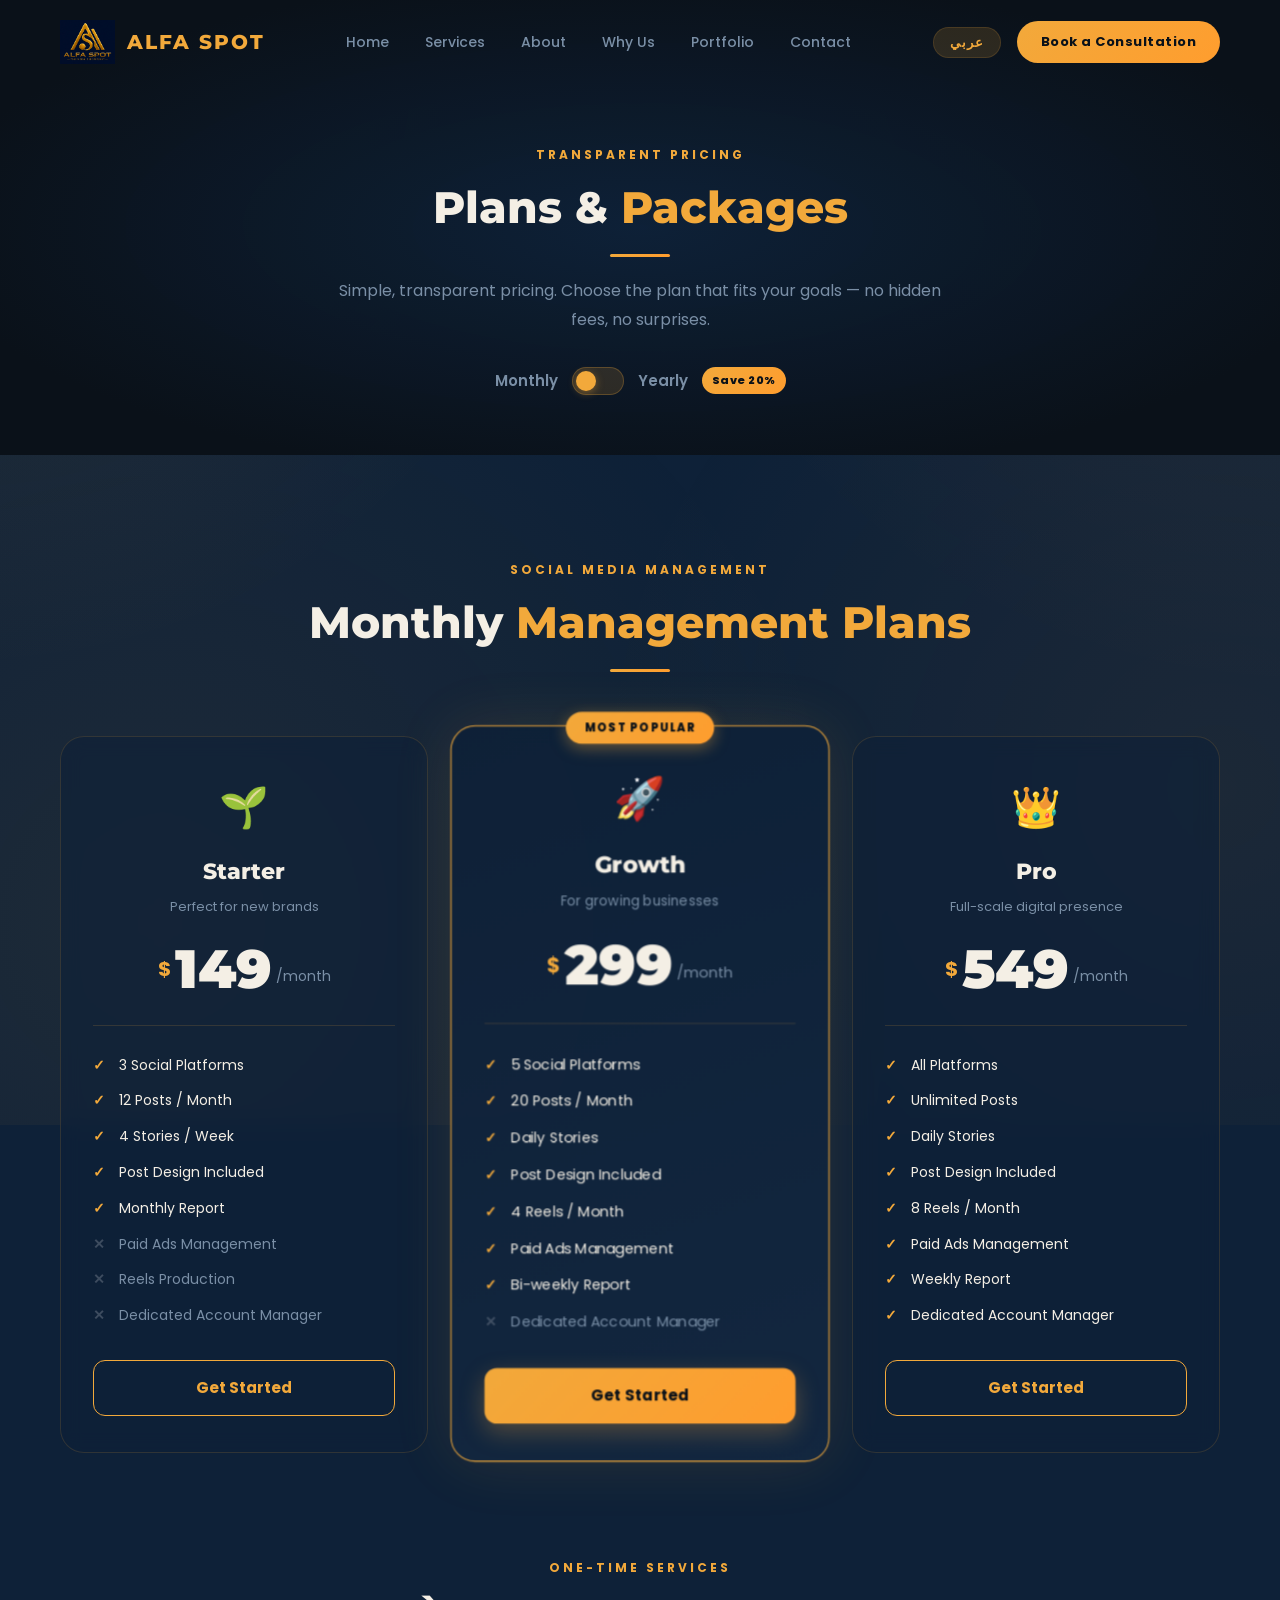
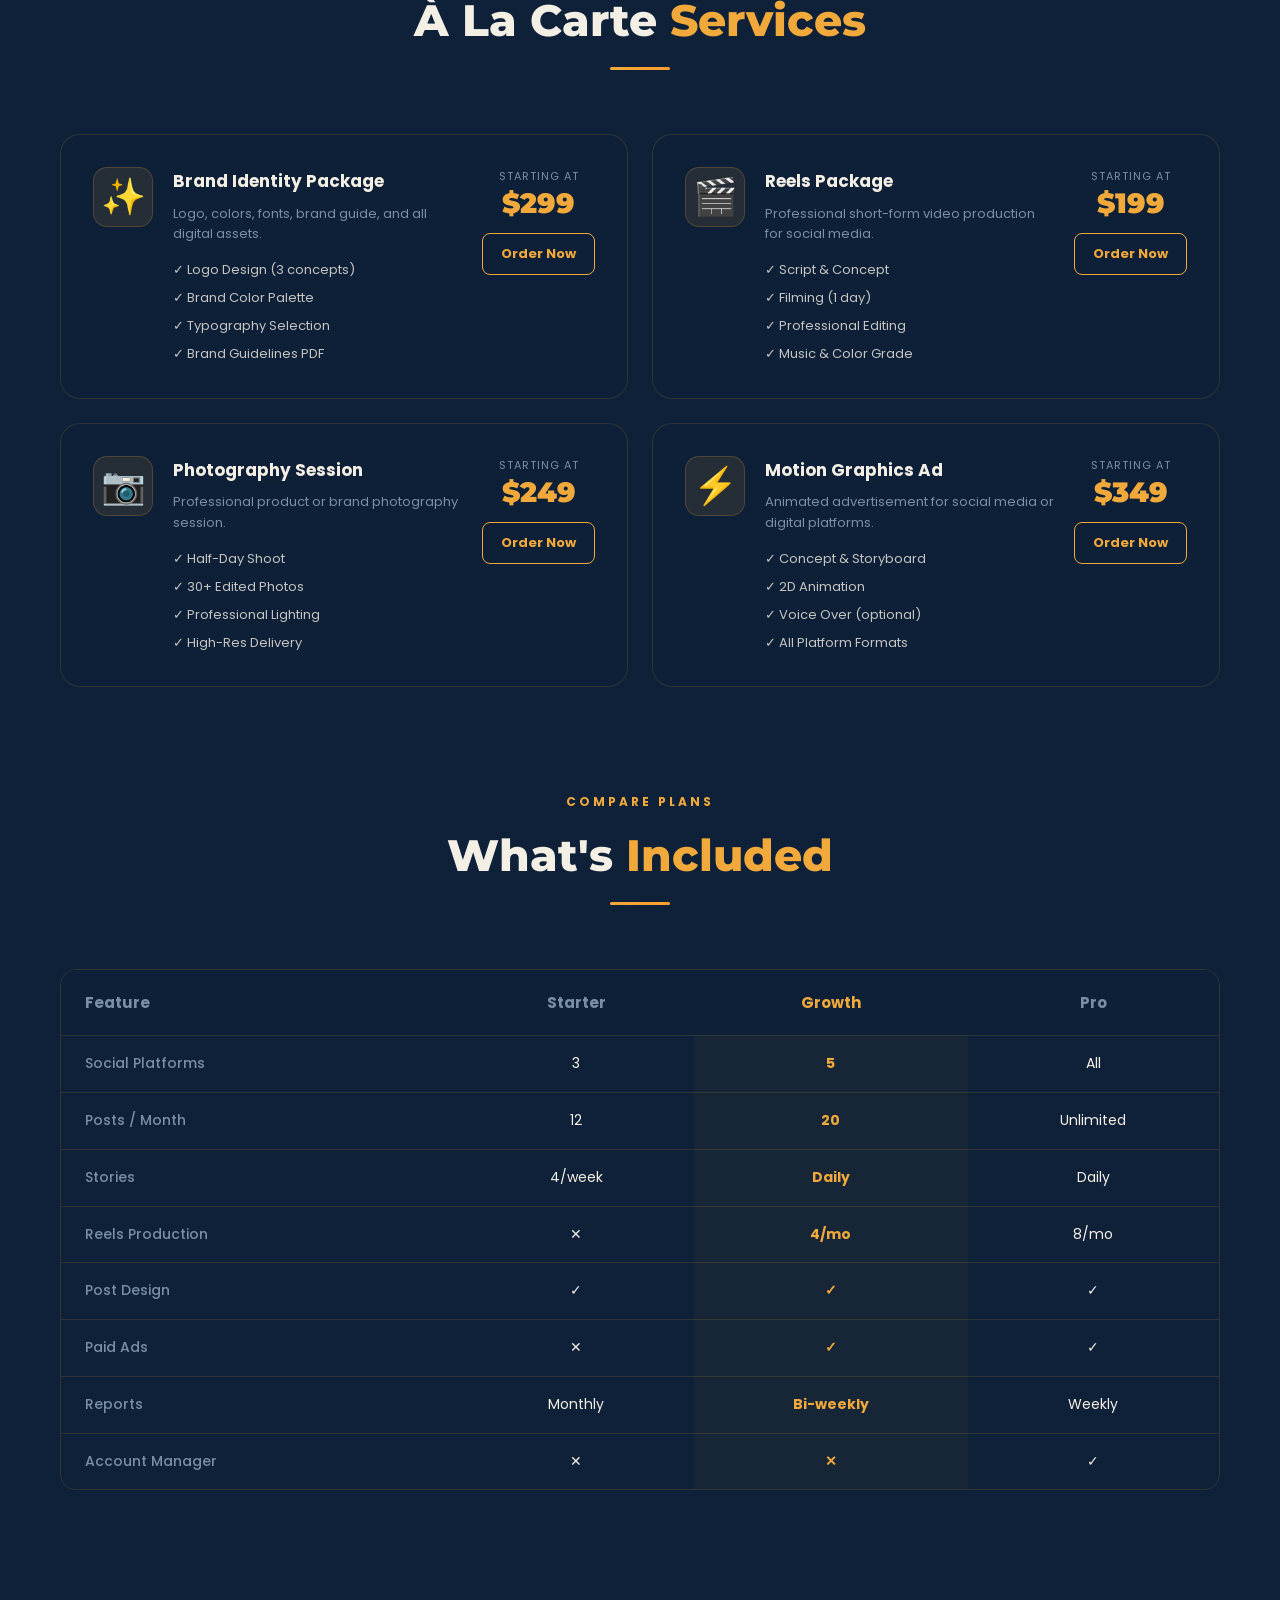
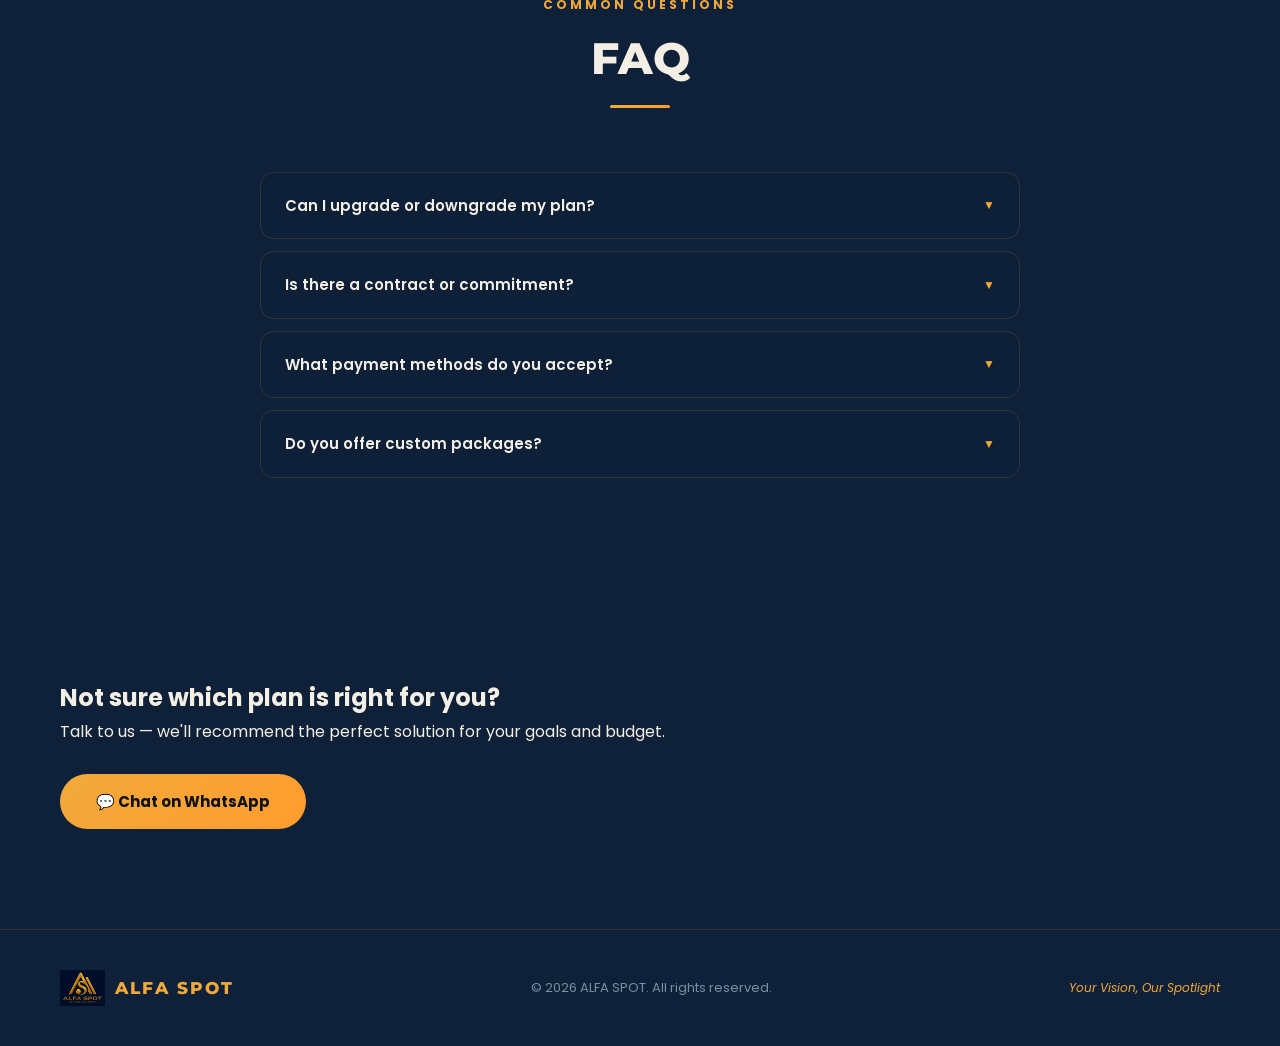
<file: packages.html>
<!DOCTYPE html>
<html lang="en">
<head>
  <meta charset="UTF-8"/>
  <meta name="viewport" content="width=device-width, initial-scale=1.0"/>
  <meta name="description" content="ALFA SPOT Packages & Pricing — Transparent pricing for every budget"/>
  <title>Packages — ALFA SPOT</title>
  <link rel="stylesheet" href="css/style.css"/>
  <link rel="stylesheet" href="css/packages.css"/>
  <link rel="icon" href="assets/logo-dark.png" type="image/png"/>
</head>
<body>

<!-- ══ NAVBAR ══ -->
<nav class="navbar scrolled" id="navbar">
  <div class="nav-logo">
    <img src="assets/logo-dark.png" alt="ALFA SPOT" onerror="this.style.display='none'"/>
    <span>ALFA SPOT</span>
  </div>
  <ul class="nav-links">
    <li><a href="index.html"         data-en="Home"      data-ar="الرئيسية">Home</a></li>
    <li><a href="index.html#services" data-en="Services"  data-ar="خدماتنا">Services</a></li>
    <li><a href="index.html#about"    data-en="About"     data-ar="من نحن">About</a></li>
    <li><a href="index.html#why"      data-en="Why Us"    data-ar="لماذا نحن">Why Us</a></li>
    <li><a href="portfolio.html"     data-en="Portfolio" data-ar="أعمالنا">Portfolio</a></li>
    <li><a href="index.html#contact" data-en="Contact"   data-ar="تواصل">Contact</a></li>
  </ul>
  <div class="nav-actions">
    <button class="lang-btn" id="langBtn" onclick="toggleLang()">عربي</button>
    <a href="index.html#contact" class="btn-nav" data-en="Book a Consultation" data-ar="احجز استشارة">Book a Consultation</a>
  </div>
  <div class="menu-toggle" onclick="toggleMenu()">
    <span></span><span></span><span></span>
  </div>
</nav>

<!-- ══ HERO ══ -->
<section class="pkg-hero">
  <div class="pkg-hero-bg"></div>
  <div class="pkg-hero-content">
    <span class="section-tag" data-en="Transparent Pricing" data-ar="أسعار شفافة">Transparent Pricing</span>
    <h1 class="section-title" data-en="Plans & <span>Packages</span>" data-ar="الباقات <span>والأسعار</span>">Plans & <span>Packages</span></h1>
    <div class="gold-line" style="margin:20px auto"></div>
    <p data-en="Simple, transparent pricing. Choose the plan that fits your goals — no hidden fees, no surprises."
       data-ar="أسعار بسيطة وشفافة. اختر الباقة التي تناسب أهدافك — بدون رسوم خفية أو مفاجآت.">
      Simple, transparent pricing. Choose the plan that fits your goals — no hidden fees, no surprises.
    </p>

    <!-- BILLING TOGGLE -->
    <div class="billing-toggle">
      <span data-en="Monthly" data-ar="شهري">Monthly</span>
      <div class="toggle-switch" id="billingToggle" onclick="toggleBilling()">
        <div class="toggle-knob"></div>
      </div>
      <span data-en="Yearly" data-ar="سنوي">Yearly</span>
      <div class="save-badge" data-en="Save 20%" data-ar="وفّر 20%">Save 20%</div>
    </div>
  </div>
</section>

<!-- ══ SOCIAL MEDIA PACKAGES ══ -->
<section class="pkg-section">
  <div class="section-header">
    <span class="section-tag" data-en="Social Media Management" data-ar="إدارة السوشيال ميديا">Social Media Management</span>
    <h2 class="section-title" data-en="Monthly <span>Management Plans</span>" data-ar="باقات الإدارة <span>الشهرية</span>">Monthly <span>Management Plans</span></h2>
    <div class="gold-line"></div>
  </div>

  <div class="pkg-grid">

    <!-- STARTER -->
    <div class="pkg-card fade-up">
      <div class="pkg-header">
        <div class="pkg-icon">🌱</div>
        <h3 data-en="Starter" data-ar="المبتدئ">Starter</h3>
        <p data-en="Perfect for new brands" data-ar="مثالية للعلامات الجديدة">Perfect for new brands</p>
      </div>
      <div class="pkg-price">
        <span class="currency">$</span>
        <span class="amount monthly-price" data-monthly="149" data-yearly="119">149</span>
        <span class="period" data-en="/month" data-ar="/شهر">/month</span>
      </div>
      <ul class="pkg-features">
        <li class="check" data-en="3 Social Platforms"           data-ar="3 منصات تواصل">3 Social Platforms</li>
        <li class="check" data-en="12 Posts / Month"             data-ar="12 بوست / شهر">12 Posts / Month</li>
        <li class="check" data-en="4 Stories / Week"             data-ar="4 ستوري / أسبوع">4 Stories / Week</li>
        <li class="check" data-en="Post Design Included"         data-ar="تصميم البوستات مشمول">Post Design Included</li>
        <li class="check" data-en="Monthly Report"               data-ar="تقرير شهري">Monthly Report</li>
        <li class="cross" data-en="Paid Ads Management"          data-ar="إدارة الإعلانات الممولة">Paid Ads Management</li>
        <li class="cross" data-en="Reels Production"             data-ar="إنتاج الريلز">Reels Production</li>
        <li class="cross" data-en="Dedicated Account Manager"    data-ar="مدير حساب مخصص">Dedicated Account Manager</li>
      </ul>
      <a href="index.html#contact" class="pkg-btn outline" data-en="Get Started" data-ar="ابدأ الآن">Get Started</a>
    </div>

    <!-- GROWTH — POPULAR -->
    <div class="pkg-card popular fade-up">
      <div class="popular-badge" data-en="Most Popular" data-ar="الأكثر طلباً">Most Popular</div>
      <div class="pkg-header">
        <div class="pkg-icon">🚀</div>
        <h3 data-en="Growth" data-ar="النمو">Growth</h3>
        <p data-en="For growing businesses" data-ar="للأعمال في طور النمو">For growing businesses</p>
      </div>
      <div class="pkg-price">
        <span class="currency">$</span>
        <span class="amount monthly-price" data-monthly="299" data-yearly="239">299</span>
        <span class="period" data-en="/month" data-ar="/شهر">/month</span>
      </div>
      <ul class="pkg-features">
        <li class="check" data-en="5 Social Platforms"           data-ar="5 منصات تواصل">5 Social Platforms</li>
        <li class="check" data-en="20 Posts / Month"             data-ar="20 بوست / شهر">20 Posts / Month</li>
        <li class="check" data-en="Daily Stories"                data-ar="ستوري يومي">Daily Stories</li>
        <li class="check" data-en="Post Design Included"         data-ar="تصميم البوستات مشمول">Post Design Included</li>
        <li class="check" data-en="4 Reels / Month"              data-ar="4 ريلز / شهر">4 Reels / Month</li>
        <li class="check" data-en="Paid Ads Management"          data-ar="إدارة الإعلانات الممولة">Paid Ads Management</li>
        <li class="check" data-en="Bi-weekly Report"             data-ar="تقرير أسبوعين">Bi-weekly Report</li>
        <li class="cross" data-en="Dedicated Account Manager"    data-ar="مدير حساب مخصص">Dedicated Account Manager</li>
      </ul>
      <a href="index.html#contact" class="pkg-btn primary" data-en="Get Started" data-ar="ابدأ الآن">Get Started</a>
    </div>

    <!-- PRO -->
    <div class="pkg-card fade-up">
      <div class="pkg-header">
        <div class="pkg-icon">👑</div>
        <h3 data-en="Pro" data-ar="الاحترافي">Pro</h3>
        <p data-en="Full-scale digital presence" data-ar="حضور رقمي متكامل">Full-scale digital presence</p>
      </div>
      <div class="pkg-price">
        <span class="currency">$</span>
        <span class="amount monthly-price" data-monthly="549" data-yearly="439">549</span>
        <span class="period" data-en="/month" data-ar="/شهر">/month</span>
      </div>
      <ul class="pkg-features">
        <li class="check" data-en="All Platforms"                data-ar="جميع المنصات">All Platforms</li>
        <li class="check" data-en="Unlimited Posts"              data-ar="بوستات غير محدودة">Unlimited Posts</li>
        <li class="check" data-en="Daily Stories"                data-ar="ستوري يومي">Daily Stories</li>
        <li class="check" data-en="Post Design Included"         data-ar="تصميم البوستات مشمول">Post Design Included</li>
        <li class="check" data-en="8 Reels / Month"              data-ar="8 ريلز / شهر">8 Reels / Month</li>
        <li class="check" data-en="Paid Ads Management"          data-ar="إدارة الإعلانات الممولة">Paid Ads Management</li>
        <li class="check" data-en="Weekly Report"                data-ar="تقرير أسبوعي">Weekly Report</li>
        <li class="check" data-en="Dedicated Account Manager"    data-ar="مدير حساب مخصص">Dedicated Account Manager</li>
      </ul>
      <a href="index.html#contact" class="pkg-btn outline" data-en="Get Started" data-ar="ابدأ الآن">Get Started</a>
    </div>

  </div>
</section>

<!-- ══ ONE-TIME PACKAGES ══ -->
<section class="pkg-section" style="padding-top:0">
  <div class="section-header">
    <span class="section-tag" data-en="One-Time Services" data-ar="خدمات لمرة واحدة">One-Time Services</span>
    <h2 class="section-title" data-en="À La Carte <span>Services</span>" data-ar="خدمات <span>منفردة</span>">À La Carte <span>Services</span></h2>
    <div class="gold-line"></div>
  </div>

  <div class="onetime-grid">

    <div class="onetime-card fade-up">
      <span class="ot-icon">✨</span>
      <div class="ot-body">
        <h4 data-en="Brand Identity Package" data-ar="باقة الهوية البصرية">Brand Identity Package</h4>
        <p data-en="Logo, colors, fonts, brand guide, and all digital assets."
           data-ar="شعار وألوان وخطوط ودليل هوية وجميع الأصول الرقمية.">
          Logo, colors, fonts, brand guide, and all digital assets.
        </p>
        <ul class="ot-includes">
          <li data-en="✓ Logo Design (3 concepts)"   data-ar="✓ تصميم شعار (3 مفاهيم)">✓ Logo Design (3 concepts)</li>
          <li data-en="✓ Brand Color Palette"         data-ar="✓ لوحة الألوان">✓ Brand Color Palette</li>
          <li data-en="✓ Typography Selection"        data-ar="✓ اختيار الخطوط">✓ Typography Selection</li>
          <li data-en="✓ Brand Guidelines PDF"        data-ar="✓ دليل الهوية PDF">✓ Brand Guidelines PDF</li>
        </ul>
      </div>
      <div class="ot-price">
        <span data-en="Starting at" data-ar="يبدأ من">Starting at</span>
        <strong>$299</strong>
        <a href="index.html#contact" class="pkg-btn outline sm" data-en="Order Now" data-ar="اطلب الآن">Order Now</a>
      </div>
    </div>

    <div class="onetime-card fade-up">
      <span class="ot-icon">🎬</span>
      <div class="ot-body">
        <h4 data-en="Reels Package" data-ar="باقة الريلز">Reels Package</h4>
        <p data-en="Professional short-form video production for social media."
           data-ar="إنتاج فيديو قصير احترافي لمنصات التواصل الاجتماعي.">
          Professional short-form video production for social media.
        </p>
        <ul class="ot-includes">
          <li data-en="✓ Script & Concept"            data-ar="✓ سكريبت ومفهوم">✓ Script & Concept</li>
          <li data-en="✓ Filming (1 day)"             data-ar="✓ تصوير (يوم واحد)">✓ Filming (1 day)</li>
          <li data-en="✓ Professional Editing"        data-ar="✓ مونتاج احترافي">✓ Professional Editing</li>
          <li data-en="✓ Music & Color Grade"         data-ar="✓ موسيقى وتصحيح ألوان">✓ Music & Color Grade</li>
        </ul>
      </div>
      <div class="ot-price">
        <span data-en="Starting at" data-ar="يبدأ من">Starting at</span>
        <strong>$199</strong>
        <a href="index.html#contact" class="pkg-btn outline sm" data-en="Order Now" data-ar="اطلب الآن">Order Now</a>
      </div>
    </div>

    <div class="onetime-card fade-up">
      <span class="ot-icon">📷</span>
      <div class="ot-body">
        <h4 data-en="Photography Session" data-ar="جلسة تصوير">Photography Session</h4>
        <p data-en="Professional product or brand photography session."
           data-ar="جلسة تصوير منتجات أو علامة تجارية احترافية.">
          Professional product or brand photography session.
        </p>
        <ul class="ot-includes">
          <li data-en="✓ Half-Day Shoot"              data-ar="✓ تصوير نصف يوم">✓ Half-Day Shoot</li>
          <li data-en="✓ 30+ Edited Photos"           data-ar="✓ 30+ صورة معدّلة">✓ 30+ Edited Photos</li>
          <li data-en="✓ Professional Lighting"       data-ar="✓ إضاءة احترافية">✓ Professional Lighting</li>
          <li data-en="✓ High-Res Delivery"           data-ar="✓ تسليم بدقة عالية">✓ High-Res Delivery</li>
        </ul>
      </div>
      <div class="ot-price">
        <span data-en="Starting at" data-ar="يبدأ من">Starting at</span>
        <strong>$249</strong>
        <a href="index.html#contact" class="pkg-btn outline sm" data-en="Order Now" data-ar="اطلب الآن">Order Now</a>
      </div>
    </div>

    <div class="onetime-card fade-up">
      <span class="ot-icon">⚡</span>
      <div class="ot-body">
        <h4 data-en="Motion Graphics Ad" data-ar="إعلان موشن جرافيك">Motion Graphics Ad</h4>
        <p data-en="Animated advertisement for social media or digital platforms."
           data-ar="إعلان متحرك لمنصات التواصل الاجتماعي أو الرقمية.">
          Animated advertisement for social media or digital platforms.
        </p>
        <ul class="ot-includes">
          <li data-en="✓ Concept & Storyboard"        data-ar="✓ مفهوم وستوريبورد">✓ Concept & Storyboard</li>
          <li data-en="✓ 2D Animation"                data-ar="✓ أنيميشن ثنائي الأبعاد">✓ 2D Animation</li>
          <li data-en="✓ Voice Over (optional)"       data-ar="✓ صوت خارجي (اختياري)">✓ Voice Over (optional)</li>
          <li data-en="✓ All Platform Formats"        data-ar="✓ جميع أحجام المنصات">✓ All Platform Formats</li>
        </ul>
      </div>
      <div class="ot-price">
        <span data-en="Starting at" data-ar="يبدأ من">Starting at</span>
        <strong>$349</strong>
        <a href="index.html#contact" class="pkg-btn outline sm" data-en="Order Now" data-ar="اطلب الآن">Order Now</a>
      </div>
    </div>

  </div>
</section>

<!-- ══ COMPARISON TABLE ══ -->
<section class="pkg-section" style="padding-top:0">
  <div class="section-header">
    <span class="section-tag" data-en="Compare Plans" data-ar="قارن الباقات">Compare Plans</span>
    <h2 class="section-title" data-en="What's <span>Included</span>" data-ar="ماذا <span>يشمل كل خطة</span>">What's <span>Included</span></h2>
    <div class="gold-line"></div>
  </div>

  <div class="compare-table-wrap">
    <table class="compare-table">
      <thead>
        <tr>
          <th data-en="Feature" data-ar="الميزة">Feature</th>
          <th data-en="Starter" data-ar="المبتدئ">Starter</th>
          <th class="highlight" data-en="Growth" data-ar="النمو">Growth</th>
          <th data-en="Pro" data-ar="الاحترافي">Pro</th>
        </tr>
      </thead>
      <tbody>
        <tr><td data-en="Social Platforms"        data-ar="المنصات">Social Platforms</td>        <td>3</td>               <td class="highlight">5</td>              <td data-en="All" data-ar="الكل">All</td></tr>
        <tr><td data-en="Posts / Month"            data-ar="بوستات / شهر">Posts / Month</td>        <td>12</td>              <td class="highlight">20</td>             <td data-en="Unlimited" data-ar="غير محدود">Unlimited</td></tr>
        <tr><td data-en="Stories"                  data-ar="ستوريات">Stories</td>                <td>4/week</td>          <td class="highlight" data-en="Daily" data-ar="يومي">Daily</td> <td data-en="Daily" data-ar="يومي">Daily</td></tr>
        <tr><td data-en="Reels Production"         data-ar="إنتاج الريلز">Reels Production</td>   <td>✕</td>               <td class="highlight">4/mo</td>           <td>8/mo</td></tr>
        <tr><td data-en="Post Design"              data-ar="تصميم البوستات">Post Design</td>        <td>✓</td>               <td class="highlight">✓</td>              <td>✓</td></tr>
        <tr><td data-en="Paid Ads"                 data-ar="إعلانات ممولة">Paid Ads</td>            <td>✕</td>               <td class="highlight">✓</td>              <td>✓</td></tr>
        <tr><td data-en="Reports"                  data-ar="التقارير">Reports</td>                <td data-en="Monthly" data-ar="شهري">Monthly</td> <td class="highlight" data-en="Bi-weekly" data-ar="كل أسبوعين">Bi-weekly</td> <td data-en="Weekly" data-ar="أسبوعي">Weekly</td></tr>
        <tr><td data-en="Account Manager"          data-ar="مدير حساب">Account Manager</td>      <td>✕</td>               <td class="highlight">✕</td>              <td>✓</td></tr>
      </tbody>
    </table>
  </div>
</section>

<!-- ══ FAQ ══ -->
<section class="pkg-section" style="padding-top:0">
  <div class="section-header">
    <span class="section-tag" data-en="Common Questions" data-ar="أسئلة شائعة">Common Questions</span>
    <h2 class="section-title" data-en="FAQ" data-ar="الأسئلة الشائعة">FAQ</h2>
    <div class="gold-line"></div>
  </div>

  <div class="faq-list">
    <div class="faq-item">
      <div class="faq-q" onclick="toggleFaq(this)">
        <span data-en="Can I upgrade or downgrade my plan?" data-ar="هل يمكنني الترقية أو التخفيض؟">Can I upgrade or downgrade my plan?</span>
        <span class="faq-arrow">▼</span>
      </div>
      <div class="faq-a">
        <p data-en="Yes! You can change your plan at any time. Changes take effect from the next billing cycle."
           data-ar="نعم! يمكنك تغيير باقتك في أي وقت. التغييرات تسري من دورة الفوترة التالية.">
          Yes! You can change your plan at any time. Changes take effect from the next billing cycle.
        </p>
      </div>
    </div>
    <div class="faq-item">
      <div class="faq-q" onclick="toggleFaq(this)">
        <span data-en="Is there a contract or commitment?" data-ar="هل هناك عقد أو التزام؟">Is there a contract or commitment?</span>
        <span class="faq-arrow">▼</span>
      </div>
      <div class="faq-a">
        <p data-en="Monthly plans have no long-term commitment. Yearly plans offer a 20% discount with a 12-month commitment."
           data-ar="الباقات الشهرية بدون التزام طويل الأمد. الباقات السنوية تقدم خصم 20% مع التزام 12 شهراً.">
          Monthly plans have no long-term commitment. Yearly plans offer a 20% discount with a 12-month commitment.
        </p>
      </div>
    </div>
    <div class="faq-item">
      <div class="faq-q" onclick="toggleFaq(this)">
        <span data-en="What payment methods do you accept?" data-ar="ما طرق الدفع المتاحة؟">What payment methods do you accept?</span>
        <span class="faq-arrow">▼</span>
      </div>
      <div class="faq-a">
        <p data-en="We accept bank transfers, PayPal, and local payment methods. Contact us for details."
           data-ar="نقبل التحويل البنكي وPayPal وطرق الدفع المحلية. تواصل معنا للتفاصيل.">
          We accept bank transfers, PayPal, and local payment methods. Contact us for details.
        </p>
      </div>
    </div>
    <div class="faq-item">
      <div class="faq-q" onclick="toggleFaq(this)">
        <span data-en="Do you offer custom packages?" data-ar="هل تقدمون باقات مخصصة؟">Do you offer custom packages?</span>
        <span class="faq-arrow">▼</span>
      </div>
      <div class="faq-a">
        <p data-en="Absolutely! We create custom packages tailored to your specific needs and budget. Contact us to discuss."
           data-ar="بالتأكيد! نصمم باقات مخصصة تناسب احتياجاتك وميزانيتك. تواصل معنا للنقاش.">
          Absolutely! We create custom packages tailored to your specific needs and budget. Contact us to discuss.
        </p>
      </div>
    </div>
  </div>
</section>

<!-- ══ CTA ══ -->
<section class="port-cta">
  <h2 data-en="Not sure which plan is right for you?" data-ar="لست متأكداً من الباقة المناسبة؟">
    Not sure which plan is <span data-en="right for you?" data-ar="المناسبة لك؟">right for you?</span>
  </h2>
  <p data-en="Talk to us — we'll recommend the perfect solution for your goals and budget."
     data-ar="تحدث معنا — سنوصي بالحل المثالي لأهدافك وميزانيتك.">
    Talk to us — we'll recommend the perfect solution for your goals and budget.
  </p>
  <a href="https://wa.me/962789711007" target="_blank" class="btn-primary" style="display:inline-flex;margin-top:28px" data-en="💬 Chat on WhatsApp" data-ar="💬 تحدث على واتساب">💬 Chat on WhatsApp</a>
</section>

<!-- ══ FOOTER ══ -->
<footer>
  <div class="footer-logo">
    <img src="assets/logo-dark.png" alt="ALFA SPOT" height="36" onerror="this.style.display='none'"/>
    <span>ALFA SPOT</span>
  </div>
  <p data-en="© 2026 ALFA SPOT. All rights reserved." data-ar="© 2026 ألفا سبوت. جميع الحقوق محفوظة.">© 2026 ALFA SPOT. All rights reserved.</p>
  <p style="color:var(--gold);font-size:12px;font-style:italic">Your Vision, Our Spotlight</p>
</footer>

<script src="js/main.js"></script>
<script>
// ── BILLING TOGGLE ──
let isYearly = false;

function toggleBilling() {
  isYearly = !isYearly;
  document.getElementById('billingToggle').classList.toggle('on', isYearly);
  document.querySelectorAll('.monthly-price').forEach(el => {
    const monthly = parseInt(el.dataset.monthly);
    const yearly  = parseInt(el.dataset.yearly);
    el.textContent = isYearly ? yearly : monthly;
  });
}

// ── FAQ ──
function toggleFaq(el) {
  const item = el.parentElement;
  const isOpen = item.classList.contains('open');
  document.querySelectorAll('.faq-item').forEach(i => i.classList.remove('open'));
  if (!isOpen) item.classList.add('open');
}

// ── ANIMATIONS ──
const obs = new IntersectionObserver(entries => {
  entries.forEach(e => { if (e.isIntersecting) e.target.classList.add('visible'); });
}, { threshold: 0.1 });
document.querySelectorAll('.fade-up').forEach(el => obs.observe(el));
</script>
</body>
</html>
</file>
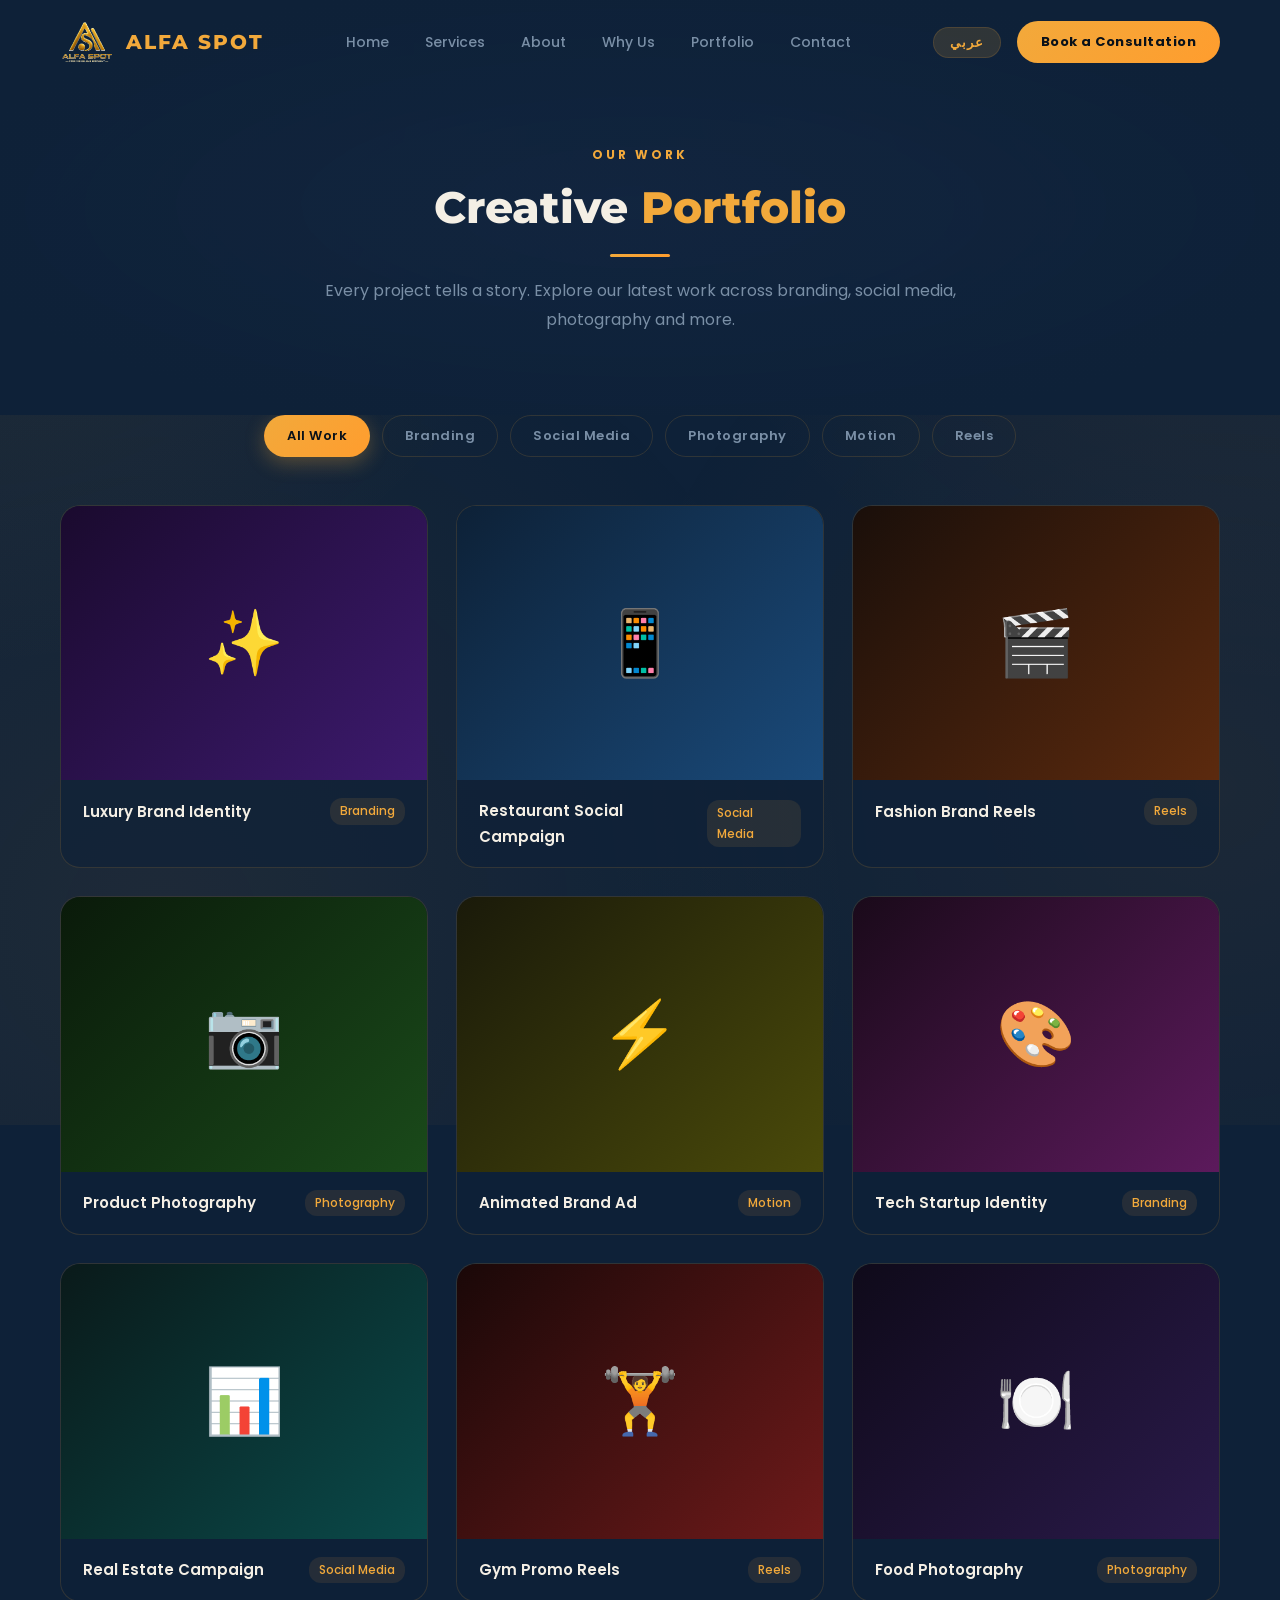
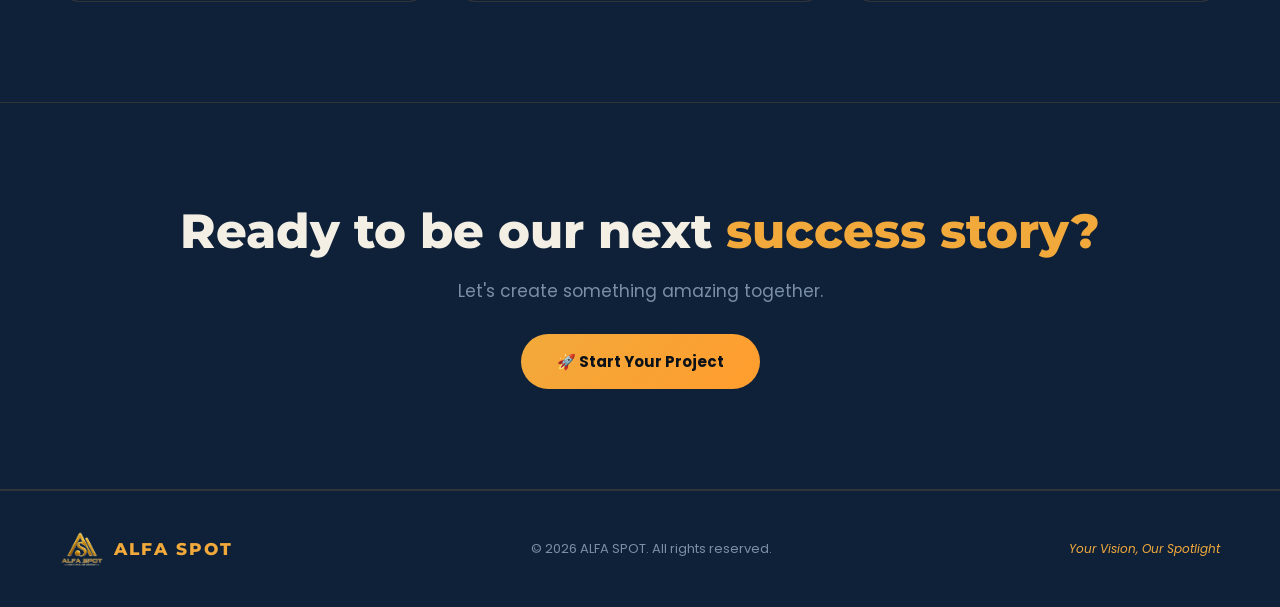
<file: portfolio.html>
<!DOCTYPE html>
<html lang="en">
<head>
  <meta charset="UTF-8"/>
  <meta name="viewport" content="width=device-width, initial-scale=1.0"/>
  <meta name="description" content="ALFA SPOT Portfolio — Our Creative Work & Projects"/>
  <title>Portfolio — ALFA SPOT</title>
  <link rel="stylesheet" href="css/style.css"/>
  <link rel="stylesheet" href="css/portfolio.css"/>
  <link rel="icon" href="assets/logo-dark.png" type="image/png"/>
</head>
<body>

<!-- ══ NAVBAR ══ -->
<nav class="navbar scrolled" id="navbar">
  <div class="nav-logo">
    <img src="assets/logo-watermark.png" alt="ALFA SPOT" onerror="this.style.display='none'"/>
    <span>ALFA SPOT</span>
  </div>
  <ul class="nav-links">
    <li><a href="index.html"       data-en="Home"      data-ar="الرئيسية">Home</a></li>
    <li><a href="index.html#services" data-en="Services"  data-ar="خدماتنا">Services</a></li>
    <li><a href="index.html#about"    data-en="About"     data-ar="من نحن">About</a></li>
    <li><a href="index.html#why"      data-en="Why Us"    data-ar="لماذا نحن">Why Us</a></li>
    <li><a href="portfolio.html" class="active" data-en="Portfolio" data-ar="أعمالنا">Portfolio</a></li>
    <li><a href="index.html#contact" data-en="Contact"   data-ar="تواصل">Contact</a></li>
  </ul>
  <div class="nav-actions">
    <button class="lang-btn" id="langBtn" onclick="toggleLang()">عربي</button>
    <a href="index.html#contact" class="btn-nav" data-en="Book a Consultation" data-ar="احجز استشارة">Book a Consultation</a>
  </div>
  <div class="menu-toggle" onclick="toggleMenu()">
    <span></span><span></span><span></span>
  </div>
</nav>

<!-- ══ HERO ══ -->
<section class="port-hero">
  <div class="port-hero-bg"></div>
  <div class="port-hero-content">
    <span class="section-tag" data-en="Our Work" data-ar="أعمالنا">Our Work</span>
    <h1 class="section-title" data-en="Creative <span>Portfolio</span>" data-ar="معرض <span>أعمالنا</span>">Creative <span>Portfolio</span></h1>
    <div class="gold-line" style="margin:20px auto"></div>
    <p data-en="Every project tells a story. Explore our latest work across branding, social media, photography and more."
       data-ar="كل مشروع يحكي قصة. استكشف أحدث أعمالنا في الهوية البصرية والسوشيال ميديا والتصوير وأكثر.">
      Every project tells a story. Explore our latest work across branding, social media, photography and more.
    </p>
  </div>
</section>

<!-- ══ FILTER TABS ══ -->
<div class="filter-bar">
  <button class="filter-btn active" data-filter="all"         data-en="All Work"    data-ar="الكل">All Work</button>
  <button class="filter-btn" data-filter="brand"              data-en="Branding"    data-ar="الهوية البصرية">Branding</button>
  <button class="filter-btn" data-filter="social"             data-en="Social Media" data-ar="السوشيال ميديا">Social Media</button>
  <button class="filter-btn" data-filter="photo"              data-en="Photography" data-ar="التصوير">Photography</button>
  <button class="filter-btn" data-filter="motion"             data-en="Motion"      data-ar="الموشن">Motion</button>
  <button class="filter-btn" data-filter="reels"              data-en="Reels"       data-ar="الريلز">Reels</button>
</div>

<!-- ══ PORTFOLIO GRID ══ -->
<section class="port-section">
  <div class="port-grid" id="portGrid">

    <!-- ITEM 1 -->
    <div class="port-item fade-up" data-cat="brand">
      <div class="port-img-wrap">
        <div class="port-placeholder" style="background:linear-gradient(135deg,#1a0a2e,#3d1a6e)">
          <span>✨</span>
        </div>
        <div class="port-overlay">
          <span class="port-cat" data-en="Branding" data-ar="الهوية البصرية">Branding</span>
          <h3 data-en="Luxury Brand Identity" data-ar="هوية بصرية فاخرة">Luxury Brand Identity</h3>
          <p data-en="Full brand identity package including logo, colors, and guidelines."
             data-ar="حزمة هوية بصرية متكاملة تشمل الشعار والألوان والدليل.">
            Full brand identity package including logo, colors, and guidelines.
          </p>
          <button class="port-btn" onclick="openModal(0)" data-en="View Project" data-ar="شاهد المشروع">View Project</button>
        </div>
      </div>
      <div class="port-info">
        <h4 data-en="Luxury Brand Identity" data-ar="هوية بصرية فاخرة">Luxury Brand Identity</h4>
        <span data-en="Branding" data-ar="هوية">Branding</span>
      </div>
    </div>

    <!-- ITEM 2 -->
    <div class="port-item fade-up" data-cat="social">
      <div class="port-img-wrap">
        <div class="port-placeholder" style="background:linear-gradient(135deg,#0d2137,#1a4a7a)">
          <span>📱</span>
        </div>
        <div class="port-overlay">
          <span class="port-cat" data-en="Social Media" data-ar="سوشيال ميديا">Social Media</span>
          <h3 data-en="Restaurant Social Campaign" data-ar="حملة سوشيال لمطعم">Restaurant Social Campaign</h3>
          <p data-en="3-month social media management with 200% engagement increase."
             data-ar="إدارة سوشيال ميديا لمدة 3 أشهر مع زيادة تفاعل 200%.">
            3-month social media management with 200% engagement increase.
          </p>
          <button class="port-btn" onclick="openModal(1)" data-en="View Project" data-ar="شاهد المشروع">View Project</button>
        </div>
      </div>
      <div class="port-info">
        <h4 data-en="Restaurant Social Campaign" data-ar="حملة سوشيال لمطعم">Restaurant Social Campaign</h4>
        <span data-en="Social Media" data-ar="سوشيال ميديا">Social Media</span>
      </div>
    </div>

    <!-- ITEM 3 -->
    <div class="port-item fade-up" data-cat="reels">
      <div class="port-img-wrap">
        <div class="port-placeholder" style="background:linear-gradient(135deg,#1a0f0a,#5c2a0e)">
          <span>🎬</span>
        </div>
        <div class="port-overlay">
          <span class="port-cat">Reels</span>
          <h3 data-en="Fashion Brand Reels" data-ar="ريلز علامة أزياء">Fashion Brand Reels</h3>
          <p data-en="Series of high-impact reels achieving 1M+ views."
             data-ar="سلسلة ريلز عالية التأثير حققت أكثر من مليون مشاهدة.">
            Series of high-impact reels achieving 1M+ views.
          </p>
          <button class="port-btn" onclick="openModal(2)" data-en="View Project" data-ar="شاهد المشروع">View Project</button>
        </div>
      </div>
      <div class="port-info">
        <h4 data-en="Fashion Brand Reels" data-ar="ريلز علامة أزياء">Fashion Brand Reels</h4>
        <span>Reels</span>
      </div>
    </div>

    <!-- ITEM 4 -->
    <div class="port-item fade-up" data-cat="photo">
      <div class="port-img-wrap">
        <div class="port-placeholder" style="background:linear-gradient(135deg,#0a1a0a,#1a4a1a)">
          <span>📷</span>
        </div>
        <div class="port-overlay">
          <span class="port-cat" data-en="Photography" data-ar="تصوير">Photography</span>
          <h3 data-en="Product Photography" data-ar="تصوير منتجات">Product Photography</h3>
          <p data-en="Premium product photography for an e-commerce brand."
             data-ar="تصوير منتجات احترافي لعلامة تجارة إلكترونية.">
            Premium product photography for an e-commerce brand.
          </p>
          <button class="port-btn" onclick="openModal(3)" data-en="View Project" data-ar="شاهد المشروع">View Project</button>
        </div>
      </div>
      <div class="port-info">
        <h4 data-en="Product Photography" data-ar="تصوير منتجات">Product Photography</h4>
        <span data-en="Photography" data-ar="تصوير">Photography</span>
      </div>
    </div>

    <!-- ITEM 5 -->
    <div class="port-item fade-up" data-cat="motion">
      <div class="port-img-wrap">
        <div class="port-placeholder" style="background:linear-gradient(135deg,#1a1a0a,#4a4a0a)">
          <span>⚡</span>
        </div>
        <div class="port-overlay">
          <span class="port-cat" data-en="Motion" data-ar="موشن">Motion</span>
          <h3 data-en="Animated Brand Ad" data-ar="إعلان موشن متحرك">Animated Brand Ad</h3>
          <p data-en="Dynamic motion graphics ad for social media campaigns."
             data-ar="إعلان موشن جرافيك ديناميكي لحملات السوشيال ميديا.">
            Dynamic motion graphics ad for social media campaigns.
          </p>
          <button class="port-btn" onclick="openModal(4)" data-en="View Project" data-ar="شاهد المشروع">View Project</button>
        </div>
      </div>
      <div class="port-info">
        <h4 data-en="Animated Brand Ad" data-ar="إعلان موشن متحرك">Animated Brand Ad</h4>
        <span data-en="Motion" data-ar="موشن">Motion</span>
      </div>
    </div>

    <!-- ITEM 6 -->
    <div class="port-item fade-up" data-cat="brand">
      <div class="port-img-wrap">
        <div class="port-placeholder" style="background:linear-gradient(135deg,#1a0a1a,#5c1a5c)">
          <span>🎨</span>
        </div>
        <div class="port-overlay">
          <span class="port-cat" data-en="Branding" data-ar="هوية">Branding</span>
          <h3 data-en="Tech Startup Identity" data-ar="هوية شركة تقنية">Tech Startup Identity</h3>
          <p data-en="Modern minimalist brand identity for a technology startup."
             data-ar="هوية بصرية عصرية لشركة تقنية ناشئة.">
            Modern minimalist brand identity for a technology startup.
          </p>
          <button class="port-btn" onclick="openModal(5)" data-en="View Project" data-ar="شاهد المشروع">View Project</button>
        </div>
      </div>
      <div class="port-info">
        <h4 data-en="Tech Startup Identity" data-ar="هوية شركة تقنية">Tech Startup Identity</h4>
        <span data-en="Branding" data-ar="هوية">Branding</span>
      </div>
    </div>

    <!-- ITEM 7 -->
    <div class="port-item fade-up" data-cat="social">
      <div class="port-img-wrap">
        <div class="port-placeholder" style="background:linear-gradient(135deg,#0a1a1a,#0a4a4a)">
          <span>📊</span>
        </div>
        <div class="port-overlay">
          <span class="port-cat" data-en="Social Media" data-ar="سوشيال ميديا">Social Media</span>
          <h3 data-en="Real Estate Campaign" data-ar="حملة عقارات">Real Estate Campaign</h3>
          <p data-en="Full social media strategy and content for a real estate company."
             data-ar="استراتيجية سوشيال ميديا ومحتوى متكامل لشركة عقارات.">
            Full social media strategy and content for a real estate company.
          </p>
          <button class="port-btn" onclick="openModal(6)" data-en="View Project" data-ar="شاهد المشروع">View Project</button>
        </div>
      </div>
      <div class="port-info">
        <h4 data-en="Real Estate Campaign" data-ar="حملة عقارات">Real Estate Campaign</h4>
        <span data-en="Social Media" data-ar="سوشيال ميديا">Social Media</span>
      </div>
    </div>

    <!-- ITEM 8 -->
    <div class="port-item fade-up" data-cat="reels">
      <div class="port-img-wrap">
        <div class="port-placeholder" style="background:linear-gradient(135deg,#1a0808,#6e1a1a)">
          <span>🏋️</span>
        </div>
        <div class="port-overlay">
          <span class="port-cat">Reels</span>
          <h3 data-en="Gym Promo Reels" data-ar="ريلز ترويجية لصالة">Gym Promo Reels</h3>
          <p data-en="High-energy promotional reels for a fitness brand."
             data-ar="ريلز ترويجية عالية الطاقة لعلامة لياقة بدنية.">
            High-energy promotional reels for a fitness brand.
          </p>
          <button class="port-btn" onclick="openModal(7)" data-en="View Project" data-ar="شاهد المشروع">View Project</button>
        </div>
      </div>
      <div class="port-info">
        <h4 data-en="Gym Promo Reels" data-ar="ريلز ترويجية لصالة">Gym Promo Reels</h4>
        <span>Reels</span>
      </div>
    </div>

    <!-- ITEM 9 -->
    <div class="port-item fade-up" data-cat="photo">
      <div class="port-img-wrap">
        <div class="port-placeholder" style="background:linear-gradient(135deg,#0f0a1a,#2a1a4a)">
          <span>🍽️</span>
        </div>
        <div class="port-overlay">
          <span class="port-cat" data-en="Photography" data-ar="تصوير">Photography</span>
          <h3 data-en="Food Photography" data-ar="تصوير طعام">Food Photography</h3>
          <p data-en="Mouth-watering food photography for a premium restaurant."
             data-ar="تصوير طعام احترافي لمطعم فاخر يفتح الشهية.">
            Mouth-watering food photography for a premium restaurant.
          </p>
          <button class="port-btn" onclick="openModal(8)" data-en="View Project" data-ar="شاهد المشروع">View Project</button>
        </div>
      </div>
      <div class="port-info">
        <h4 data-en="Food Photography" data-ar="تصوير طعام">Food Photography</h4>
        <span data-en="Photography" data-ar="تصوير">Photography</span>
      </div>
    </div>

  </div>

  <!-- EMPTY STATE -->
  <div class="port-empty" id="portEmpty" style="display:none">
    <div style="font-size:48px;margin-bottom:16px">🔍</div>
    <p data-en="No projects in this category yet." data-ar="لا توجد مشاريع في هذه الفئة بعد.">No projects in this category yet.</p>
  </div>

</section>

<!-- ══ CTA ══ -->
<section class="port-cta">
  <h2 data-en="Ready to be our next <span>success story?</span>"
      data-ar="مستعد لتكون قصة نجاحنا <span>القادمة؟</span>">
    Ready to be our next <span>success story?</span>
  </h2>
  <p data-en="Let's create something amazing together." data-ar="لنصنع شيئاً مذهلاً معاً.">Let's create something amazing together.</p>
  <a href="index.html#contact" class="btn-primary" style="display:inline-flex;margin-top:28px" data-en="🚀 Start Your Project" data-ar="🚀 ابدأ مشروعك">🚀 Start Your Project</a>
</section>

<!-- ══ FOOTER ══ -->
<footer>
  <div class="footer-logo">
    <img src="assets/logo-watermark.png" alt="ALFA SPOT" height="36" onerror="this.style.display='none'"/>
    <span>ALFA SPOT</span>
  </div>
  <p data-en="© 2026 ALFA SPOT. All rights reserved." data-ar="© 2026 ألفا سبوت. جميع الحقوق محفوظة.">© 2026 ALFA SPOT. All rights reserved.</p>
  <p style="color:var(--gold);font-size:12px;font-style:italic">Your Vision, Our Spotlight</p>
</footer>

<!-- ══ PROJECT MODAL ══ -->
<div class="port-modal" id="portModal">
  <div class="modal-overlay" onclick="closeModal()"></div>
  <div class="modal-box">
    <button class="modal-close" onclick="closeModal()">✕</button>
    <div class="modal-img" id="modalImg"></div>
    <div class="modal-body">
      <span class="modal-cat" id="modalCat"></span>
      <h2 id="modalTitle"></h2>
      <p id="modalDesc"></p>
      <div class="modal-tags" id="modalTags"></div>
      <a href="index.html#contact" class="btn-primary" style="display:inline-flex;margin-top:28px" data-en="💬 Start Similar Project" data-ar="💬 ابدأ مشروعاً مشابهاً">💬 Start Similar Project</a>
    </div>
  </div>
</div>

<script src="js/main.js"></script>
<script src="js/portfolio.js"></script>
</body>
</html>
</file>
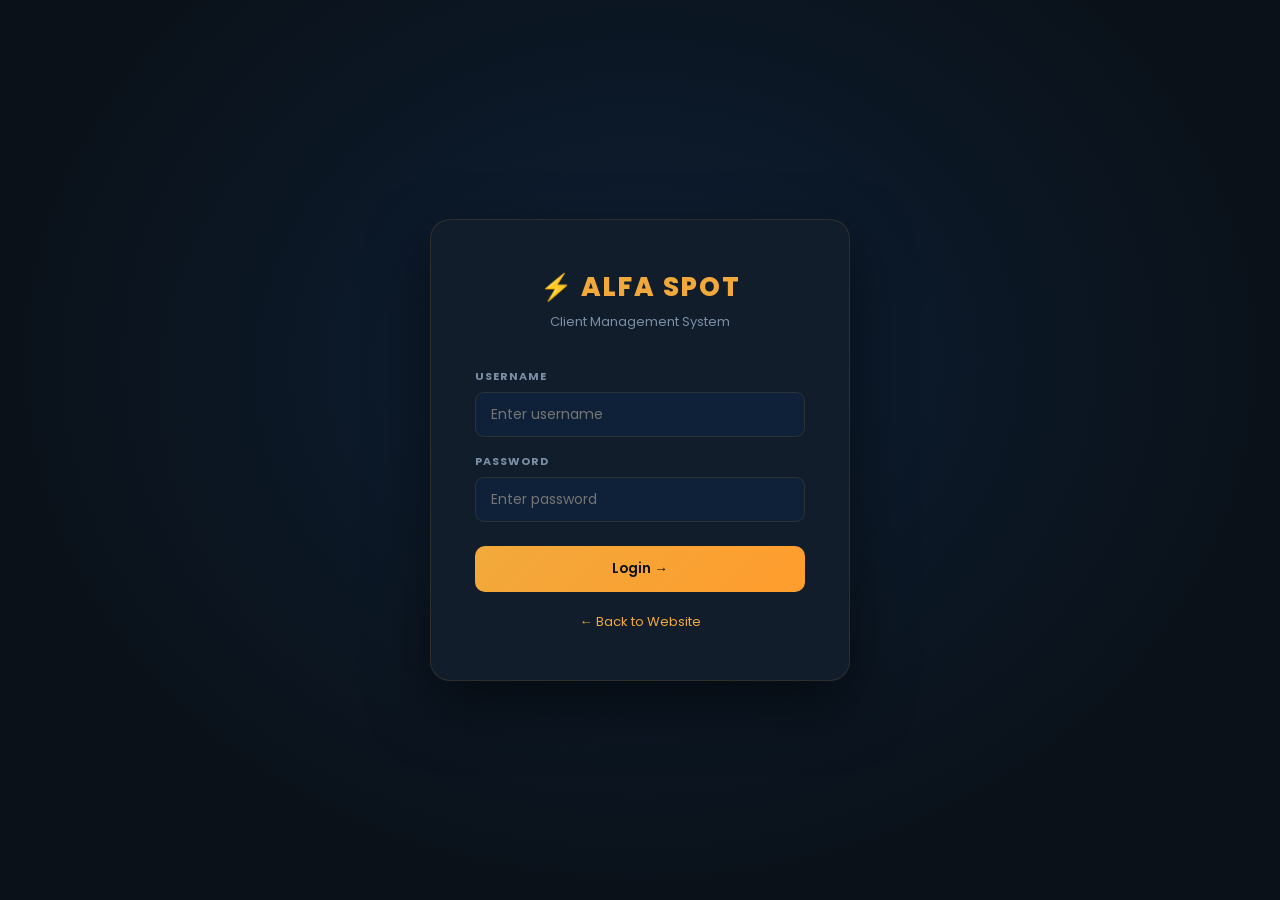
<file: admin/login.html>
<!DOCTYPE html>
<html lang="en">
<head>
  <meta charset="UTF-8"/>
  <meta name="viewport" content="width=device-width, initial-scale=1.0"/>
  <title>Admin Login — ALFA SPOT</title>
  <link rel="stylesheet" href="css/admin.css"/>
</head>
<body>
<div class="login-page">
  <div class="login-box">
    <div class="login-logo">
      <h1>⚡ ALFA SPOT</h1>
      <p>Client Management System</p>
    </div>

    <div class="error-msg" id="errMsg">Incorrect username or password.</div>

    <div class="form-group" style="margin-bottom:16px">
      <label>Username</label>
      <input type="text" id="user" placeholder="Enter username"/>
    </div>
    <div class="form-group" style="margin-bottom:24px">
      <label>Password</label>
      <input type="password" id="pass" placeholder="Enter password"/>
    </div>
    <button class="btn btn-gold" style="width:100%;justify-content:center;padding:13px" onclick="doLogin()">Login →</button>
    <p style="text-align:center;margin-top:20px;font-size:13px;color:var(--muted)">
      <a href="../index.html" style="color:var(--gold)">← Back to Website</a>
    </p>
  </div>
</div>
<script>
  const CREDS = { user: 'admin', pass: 'alfaspot2024' };
  function doLogin() {
    const u = document.getElementById('user').value.trim();
    const p = document.getElementById('pass').value.trim();
    if (u === CREDS.user && p === CREDS.pass) {
      localStorage.setItem('as_loggedIn', 'true');
      window.location.href = 'dashboard.html';
    } else {
      document.getElementById('errMsg').style.display = 'block';
    }
  }
  document.addEventListener('keydown', e => { if (e.key === 'Enter') doLogin(); });
</script>
</body>
</html>
</file>
<file: css/style.css>
/* ── FONTS ── */
@import url('https://fonts.googleapis.com/css2?family=Poppins:wght@300;400;500;600;700;800;900&family=Montserrat:wght@400;600;700;800;900&family=Tajawal:wght@300;400;500;700;800&display=swap');

/* ── VARIABLES ── */
:root {
  --navy-deep:  #0A1119;
  --navy:       #0E2138;
  --navy-light: #112540;
  --gold:       #F2A93B;
  --gold-light: #FF9D2E;
  --ivory:      #F4EFE5;
  --baby-blue:  #8FD3F4;
  --white:      #ffffff;
  --muted:      #7a8fa6;
  --border:     rgba(242,169,59,0.15);
  --card-bg:    rgba(14,33,56,0.6);
}

/* ── RESET ── */
*, *::before, *::after { margin: 0; padding: 0; box-sizing: border-box; }
html { scroll-behavior: smooth; }

body {
  background: var(--navy);
  color: var(--ivory);
  font-family: 'Poppins', sans-serif;
  overflow-x: hidden;
  line-height: 1.7;
  position: relative;
}

body::before {
  content: '';
  position: fixed;
  top: -25%; left: -25%;
  width: 150%; height: 150%;
  z-index: -1;
  pointer-events: none;
  background:
    radial-gradient(circle at 15% 20%, rgba(242,169,59,0.10) 0%, transparent 32%),
    radial-gradient(circle at 85% 15%, rgba(255,157,46,0.08) 0%, transparent 36%),
    radial-gradient(circle at 25% 85%, rgba(242,169,59,0.07) 0%, transparent 38%),
    radial-gradient(circle at 80% 75%, rgba(255,157,46,0.06) 0%, transparent 34%);
  background-repeat: no-repeat;
  animation: bgDrift 26s ease-in-out infinite alternate;
  will-change: transform;
}

@keyframes bgDrift {
  0%   { transform: translate(0%, 0%); }
  50%  { transform: translate(-3%, 2%); }
  100% { transform: translate(3%, -2%); }
}

body.ar {
  font-family: 'Tajawal', sans-serif;
  direction: rtl;
}

a { text-decoration: none; color: inherit; }
img { max-width: 100%; }

/* ── SCROLLBAR ── */
::-webkit-scrollbar { width: 6px; }
::-webkit-scrollbar-track { background: var(--navy); }
::-webkit-scrollbar-thumb { background: var(--gold); border-radius: 3px; }

/* ── NAVBAR ── */
.navbar {
  position: fixed;
  top: 0; left: 0; right: 0;
  z-index: 1000;
  padding: 20px 60px;
  display: flex;
  align-items: center;
  justify-content: space-between;
  transition: all 0.4s;
}

.navbar.scrolled {
  background: rgba(14,33,56,0.95);
  backdrop-filter: blur(20px);
  padding: 14px 60px;
  border-bottom: 1px solid var(--border);
}

.nav-logo {
  display: flex;
  align-items: center;
  gap: 12px;
}

.nav-logo img {
  height: 44px;
  width: auto;
}

.nav-logo span {
  font-family: 'Montserrat', sans-serif;
  font-size: 20px;
  font-weight: 800;
  color: var(--gold);
  letter-spacing: 2px;
}

.nav-links {
  display: flex;
  align-items: center;
  gap: 36px;
  list-style: none;
}

.nav-links a {
  font-size: 14px;
  font-weight: 500;
  color: var(--muted);
  transition: color 0.3s;
  position: relative;
}

.nav-links a::after {
  content: '';
  position: absolute;
  bottom: -4px; left: 0; right: 0;
  height: 2px;
  background: var(--gold);
  transform: scaleX(0);
  transition: transform 0.3s;
}

.nav-links a:hover,
.nav-links a.active {
  color: var(--gold);
}

.nav-links a:hover::after,
.nav-links a.active::after {
  transform: scaleX(1);
}

.nav-actions {
  display: flex;
  align-items: center;
  gap: 16px;
}

.lang-btn {
  background: var(--border);
  border: 1px solid var(--border);
  color: var(--gold);
  padding: 7px 16px;
  border-radius: 20px;
  font-size: 13px;
  font-weight: 600;
  cursor: pointer;
  transition: all 0.3s;
  letter-spacing: 1px;
}

.lang-btn:hover {
  background: var(--gold);
  color: var(--navy-deep);
}

.btn-nav {
  background: linear-gradient(135deg, var(--gold), var(--gold-light));
  color: var(--navy-deep);
  padding: 10px 24px;
  border-radius: 25px;
  font-size: 13px;
  font-weight: 700;
  cursor: pointer;
  border: none;
  transition: all 0.3s;
  letter-spacing: 0.5px;
}

.btn-nav:hover {
  transform: translateY(-2px);
  box-shadow: 0 8px 25px rgba(242,169,59,0.4);
}

/* ── HERO ── */
.hero {
  min-height: 100vh;
  display: flex;
  align-items: center;
  justify-content: center;
  text-align: center;
  position: relative;
  overflow: hidden;
  padding: 120px 20px 80px;
}

.hero-bg {
  position: absolute;
  inset: 0;
  background:
    radial-gradient(ellipse 80% 60% at 50% 40%, rgba(17,37,64,0.9) 0%, var(--navy) 70%),
    radial-gradient(circle at 20% 80%, rgba(242,169,59,0.08) 0%, transparent 50%),
    radial-gradient(circle at 80% 20%, rgba(242,169,59,0.06) 0%, transparent 50%);
}

.hero-glow {
  position: absolute;
  width: 600px; height: 600px;
  background: radial-gradient(circle, rgba(242,169,59,0.08) 0%, transparent 70%);
  top: 50%; left: 50%;
  transform: translate(-50%, -50%);
  pointer-events: none;
  animation: heroGlowDrift 9s ease-in-out infinite alternate;
}

@keyframes heroGlowDrift {
  0%   { transform: translate(-55%, -52%) scale(1); opacity: 0.75; }
  100% { transform: translate(-45%, -48%) scale(1.18); opacity: 1; }
}

.hero-content {
  position: relative;
  z-index: 2;
  max-width: 820px;
}

.hero-badge {
  display: block;
  width: fit-content;
  text-align: center;
  margin: 0 auto 28px;
  background: rgba(242,169,59,0.1);
  border: 1px solid rgba(242,169,59,0.3);
  color: var(--gold);
  padding: 8px 20px;
  border-radius: 25px;
  font-size: 13px;
  font-weight: 600;
  letter-spacing: 2px;
  text-transform: uppercase;
}

.hero-watermark {
  position: absolute;
  top: 50%; left: 50%;
  width: min(900px, 90vw);
  transform: translate(-50%, -50%);
  opacity: 0.035;
  z-index: 1;
  pointer-events: none;
  user-select: none;
}

.hero h1 {
  font-family: 'Montserrat', sans-serif;
  font-size: clamp(42px, 7vw, 80px);
  font-weight: 900;
  line-height: 1.1;
  margin-bottom: 12px;
  letter-spacing: -1px;
}

body.ar .hero h1 {
  font-family: 'Tajawal', sans-serif;
  font-weight: 800;
  letter-spacing: 0;
}

.hero h1 span {
  background: linear-gradient(135deg, var(--gold), var(--gold-light));
  -webkit-background-clip: text;
  -webkit-text-fill-color: transparent;
  background-clip: text;
}

.hero-tagline {
  font-size: clamp(14px, 2vw, 18px);
  color: var(--muted);
  letter-spacing: 3px;
  text-transform: uppercase;
  margin-bottom: 28px;
  font-weight: 500;
}

.hero p {
  font-size: clamp(15px, 2vw, 18px);
  color: rgba(244,239,229,0.7);
  max-width: 580px;
  margin: 0 auto 44px;
  line-height: 1.8;
}

.hero-btns {
  display: flex;
  gap: 16px;
  justify-content: center;
  flex-wrap: wrap;
}

.btn-primary {
  background: linear-gradient(135deg, var(--gold), var(--gold-light));
  color: var(--navy-deep);
  padding: 15px 36px;
  border-radius: 30px;
  font-size: 15px;
  font-weight: 700;
  border: none;
  cursor: pointer;
  transition: all 0.3s;
  display: inline-flex;
  align-items: center;
  gap: 8px;
}

.btn-primary:hover {
  transform: translateY(-3px);
  box-shadow: 0 12px 35px rgba(242,169,59,0.45);
}

.btn-outline {
  background: transparent;
  color: var(--gold);
  padding: 15px 36px;
  border-radius: 30px;
  font-size: 15px;
  font-weight: 600;
  border: 1.5px solid var(--gold);
  cursor: pointer;
  transition: all 0.3s;
  display: inline-flex;
  align-items: center;
  gap: 8px;
}

.btn-outline:hover {
  background: rgba(242,169,59,0.1);
  transform: translateY(-3px);
}

/* Small inline icons used inside button/link text — inherit currentColor
   so they automatically match the brand navy/gold already set on their parent. */
.inline-ico {
  width: 16px;
  height: 16px;
  vertical-align: -3px;
  margin-inline-end: 6px;
}

.hero-stats {
  display: flex;
  justify-content: center;
  gap: 60px;
  margin-top: 70px;
  padding-top: 50px;
  border-top: 1px solid var(--border);
}

.stat h3 {
  font-family: 'Montserrat', sans-serif;
  font-size: 36px;
  font-weight: 800;
  color: var(--gold);
  line-height: 1;
}

.stat p {
  font-size: 13px;
  color: var(--muted);
  margin-top: 6px;
  text-transform: uppercase;
  letter-spacing: 1px;
}

/* ── SECTION BASE ── */
section {
  padding: 100px 60px;
}

.section-tag {
  display: inline-block;
  color: var(--gold);
  font-size: 12px;
  font-weight: 700;
  letter-spacing: 3px;
  text-transform: uppercase;
  margin-bottom: 16px;
}

.section-title {
  font-family: 'Montserrat', sans-serif;
  font-size: clamp(28px, 4vw, 44px);
  font-weight: 800;
  line-height: 1.2;
  margin-bottom: 20px;
}

body.ar .section-title {
  font-family: 'Tajawal', sans-serif;
}

.section-title span {
  color: var(--gold);
}

.section-sub {
  font-size: 16px;
  color: var(--muted);
  max-width: 560px;
  line-height: 1.8;
}

.section-header {
  text-align: center;
  margin-bottom: 64px;
}

.section-header .section-sub {
  margin: 0 auto;
}

/* ── DIVIDER ── */
.gold-line {
  width: 60px;
  height: 3px;
  background: linear-gradient(90deg, var(--gold), var(--gold-light));
  border-radius: 2px;
  margin: 20px auto 0;
}

/* ── SERVICES ── */
#services {
  position: relative;
}

.services-grid {
  display: grid;
  grid-template-columns: repeat(4, 1fr);
  gap: 24px;
}

.service-card {
  background: var(--card-bg);
  border: 1px solid var(--border);
  border-radius: 20px;
  padding: 36px 28px;
  position: relative;
  overflow: hidden;
  transition: all 0.4s;
  backdrop-filter: blur(10px);
}

.service-card::before {
  content: '';
  position: absolute;
  top: 0; left: 0; right: 0;
  height: 2px;
  background: linear-gradient(90deg, transparent, var(--gold), transparent);
  transform: scaleX(0);
  transition: transform 0.4s;
}

.service-card:hover {
  transform: translateY(-8px);
  border-color: rgba(242,169,59,0.35);
  box-shadow: 0 20px 60px rgba(0,0,0,0.4), 0 0 40px rgba(242,169,59,0.08);
}

.service-card:hover::before {
  transform: scaleX(1);
}

.service-num {
  font-family: 'Montserrat', sans-serif;
  font-size: 11px;
  font-weight: 700;
  color: var(--gold);
  letter-spacing: 2px;
  margin-bottom: 20px;
  opacity: 0.7;
}

.service-icon {
  width: 60px;
  height: 60px;
  border-radius: 16px;
  background: rgba(242,169,59,0.1);
  border: 1px solid rgba(242,169,59,0.25);
  display: flex;
  align-items: center;
  justify-content: center;
  color: var(--gold);
  margin-bottom: 20px;
  transition: all 0.3s;
}

.service-icon svg {
  width: 28px;
  height: 28px;
}

.service-card:hover .service-icon {
  background: rgba(242,169,59,0.18);
  border-color: rgba(242,169,59,0.4);
  box-shadow: 0 0 25px rgba(242,169,59,0.2);
}

.service-card h3 {
  font-size: 17px;
  font-weight: 700;
  color: var(--ivory);
  margin-bottom: 12px;
  line-height: 1.4;
}

.service-card p {
  font-size: 13px;
  color: var(--muted);
  line-height: 1.7;
}

.service-card .service-tags {
  display: flex;
  flex-wrap: wrap;
  gap: 6px;
  margin-top: 20px;
}

.service-tags span {
  background: rgba(242,169,59,0.08);
  border: 1px solid rgba(242,169,59,0.2);
  color: var(--gold);
  padding: 3px 10px;
  border-radius: 12px;
  font-size: 11px;
  font-weight: 500;
}

/* ── ABOUT / VALUES ── */
#about {
  position: relative;
}

.about-grid {
  display: grid;
  grid-template-columns: 1fr 1fr;
  gap: 80px;
  align-items: center;
}

.about-visual {
  position: relative;
}

.about-logo-wrap {
  width: 100%;
  aspect-ratio: 1;
  max-width: 420px;
  background: radial-gradient(circle, rgba(14,33,56,0.8) 0%, transparent 70%);
  display: flex;
  align-items: center;
  justify-content: center;
  position: relative;
}

.about-logo-wrap::before {
  content: '';
  position: absolute;
  inset: 0;
  border-radius: 50%;
  border: 1px solid var(--border);
  animation: rotateBorder 12s linear infinite;
}

.about-logo-wrap::after {
  content: '';
  position: absolute;
  inset: 20px;
  border-radius: 50%;
  border: 1px dashed rgba(242,169,59,0.1);
}

@keyframes rotateBorder {
  to { transform: rotate(360deg); }
}

.about-logo-wrap img {
  width: 65%;
  filter: drop-shadow(0 0 40px rgba(242,169,59,0.35));
}

.values-grid {
  display: grid;
  grid-template-columns: 1fr 1fr;
  gap: 20px;
  margin-top: 40px;
}

.value-card {
  background: var(--card-bg);
  border: 1px solid var(--border);
  border-radius: 16px;
  padding: 24px;
  transition: all 0.3s;
}

.value-card:hover {
  border-color: rgba(242,169,59,0.35);
  transform: translateY(-4px);
}

.value-card .icon {
  color: var(--gold);
  margin-bottom: 12px;
}

.value-card .icon svg {
  width: 28px;
  height: 28px;
}

.value-card h4 {
  font-size: 15px;
  font-weight: 700;
  color: var(--ivory);
  margin-bottom: 8px;
}

.value-card p {
  font-size: 13px;
  color: var(--muted);
  line-height: 1.6;
}

/* ── VISION & MISSION ── */
#vision-mission {
  position: relative;
}

.vm-grid {
  display: grid;
  grid-template-columns: 1fr 1fr;
  gap: 28px;
}

.vm-card {
  background: var(--card-bg);
  border: 1px solid var(--border);
  border-radius: 20px;
  padding: 48px 40px;
  text-align: center;
  position: relative;
  overflow: hidden;
  backdrop-filter: blur(10px);
  transition: all 0.4s;
}

.vm-card::before {
  content: '';
  position: absolute;
  top: 0; left: 0; right: 0;
  height: 2px;
  background: linear-gradient(90deg, transparent, var(--gold), transparent);
  transform: scaleX(0);
  transition: transform 0.4s;
}

.vm-card:hover {
  transform: translateY(-6px);
  border-color: rgba(242,169,59,0.3);
}

.vm-card:hover::before {
  transform: scaleX(1);
}

.vm-icon {
  width: 76px; height: 76px;
  border-radius: 50%;
  background: rgba(242,169,59,0.1);
  border: 1px solid rgba(242,169,59,0.25);
  display: flex;
  align-items: center;
  justify-content: center;
  color: var(--gold);
  margin: 0 auto 24px;
}

.vm-icon svg { width: 32px; height: 32px; }

.vm-card h3 {
  font-family: 'Montserrat', sans-serif;
  font-size: 20px;
  font-weight: 700;
  color: var(--ivory);
  margin-bottom: 14px;
}

body.ar .vm-card h3 {
  font-family: 'Tajawal', sans-serif;
}

.vm-card p {
  font-size: 14px;
  color: var(--muted);
  line-height: 1.8;
  max-width: 420px;
  margin: 0 auto;
}

/* ── WHY US ── */
#why {
  position: relative;
}

.why-grid {
  display: grid;
  grid-template-columns: repeat(3, 1fr);
  gap: 28px;
}

.why-card {
  background: var(--card-bg);
  border: 1px solid var(--border);
  border-radius: 20px;
  padding: 40px 32px;
  text-align: center;
  transition: all 0.4s;
  position: relative;
  overflow: hidden;
  backdrop-filter: blur(10px);
}

.why-card::after {
  content: '';
  position: absolute;
  bottom: 0; left: 0; right: 0;
  height: 3px;
  background: linear-gradient(90deg, var(--gold), var(--gold-light));
  transform: scaleX(0);
  transition: transform 0.4s;
}

.why-card:hover {
  transform: translateY(-6px);
  border-color: rgba(242,169,59,0.3);
}

.why-card:hover::after {
  transform: scaleX(1);
}

.why-icon {
  width: 72px; height: 72px;
  background: rgba(242,169,59,0.1);
  border: 1px solid rgba(242,169,59,0.2);
  border-radius: 50%;
  display: flex;
  align-items: center;
  justify-content: center;
  color: var(--gold);
  margin: 0 auto 24px;
  transition: all 0.3s;
}

.why-icon svg {
  width: 30px;
  height: 30px;
}

.why-card:hover .why-icon {
  background: rgba(242,169,59,0.2);
  box-shadow: 0 0 30px rgba(242,169,59,0.2);
}

.why-card h3 {
  font-size: 18px;
  font-weight: 700;
  color: var(--ivory);
  margin-bottom: 12px;
}

.why-card p {
  font-size: 14px;
  color: var(--muted);
  line-height: 1.7;
}

/* ── PROCESS ── */
#process {
  position: relative;
}

.process-steps {
  display: flex;
  gap: 0;
  position: relative;
}

.process-steps::before {
  content: '';
  position: absolute;
  top: 36px;
  left: 10%;
  right: 10%;
  height: 1px;
  background: linear-gradient(90deg, transparent, var(--gold), transparent);
  opacity: 0.3;
}

.process-step {
  flex: 1;
  text-align: center;
  padding: 20px;
}

.step-num {
  width: 72px; height: 72px;
  background: linear-gradient(135deg, var(--gold), var(--gold-light));
  border-radius: 50%;
  display: flex;
  align-items: center;
  justify-content: center;
  font-family: 'Montserrat', sans-serif;
  font-size: 22px;
  font-weight: 800;
  color: var(--navy-deep);
  margin: 0 auto 24px;
  position: relative;
  z-index: 1;
  box-shadow: 0 8px 25px rgba(242,169,59,0.35);
}

.process-step h3 {
  font-size: 16px;
  font-weight: 700;
  color: var(--ivory);
  margin-bottom: 10px;
}

.process-step p {
  font-size: 13px;
  color: var(--muted);
  line-height: 1.6;
}

/* ── CONTACT ── */
#contact {
  position: relative;
}

.contact-grid {
  display: grid;
  grid-template-columns: 1fr 1.2fr;
  gap: 80px;
  align-items: start;
}

.contact-info h2 {
  font-family: 'Montserrat', sans-serif;
  font-size: clamp(28px, 3.5vw, 42px);
  font-weight: 800;
  margin-bottom: 20px;
  line-height: 1.2;
}

body.ar .contact-info h2 {
  font-family: 'Tajawal', sans-serif;
}

.contact-info h2 span { color: var(--gold); }

.contact-info p {
  font-size: 15px;
  color: var(--muted);
  line-height: 1.8;
  margin-bottom: 40px;
}

.contact-items {
  display: flex;
  flex-direction: column;
  gap: 20px;
}

.contact-item {
  display: flex;
  align-items: center;
  gap: 16px;
}

.contact-item .ci-icon {
  width: 50px; height: 50px;
  background: rgba(242,169,59,0.1);
  border: 1px solid rgba(242,169,59,0.2);
  border-radius: 14px;
  display: flex;
  align-items: center;
  justify-content: center;
  color: var(--gold);
  flex-shrink: 0;
}

.contact-item .ci-icon svg {
  width: 20px;
  height: 20px;
}

.contact-item h4 {
  font-size: 12px;
  color: var(--muted);
  text-transform: uppercase;
  letter-spacing: 1px;
  margin-bottom: 4px;
}

.contact-item p {
  font-size: 15px;
  color: var(--ivory);
  font-weight: 500;
  margin: 0;
}

.contact-form {
  background: var(--card-bg);
  border: 1px solid var(--border);
  border-radius: 24px;
  padding: 44px;
  backdrop-filter: blur(10px);
}

.form-row {
  display: grid;
  grid-template-columns: 1fr 1fr;
  gap: 16px;
}

.form-group {
  margin-bottom: 20px;
}

.form-group label {
  display: block;
  font-size: 12px;
  font-weight: 600;
  color: var(--muted);
  text-transform: uppercase;
  letter-spacing: 1px;
  margin-bottom: 8px;
}

.form-group input,
.form-group select,
.form-group textarea {
  width: 100%;
  padding: 13px 18px;
  background: rgba(10,17,25,0.6);
  border: 1px solid var(--border);
  border-radius: 12px;
  color: var(--ivory);
  font-size: 14px;
  font-family: inherit;
  outline: none;
  transition: border 0.3s, box-shadow 0.3s;
}

.form-group input:focus,
.form-group select:focus,
.form-group textarea:focus {
  border-color: rgba(242,169,59,0.5);
  box-shadow: 0 0 0 3px rgba(242,169,59,0.08);
}

.form-group select option { background: var(--navy); }
.form-group textarea { resize: none; }

.form-submit {
  width: 100%;
  padding: 15px;
  background: linear-gradient(135deg, var(--gold), var(--gold-light));
  color: var(--navy-deep);
  border: none;
  border-radius: 12px;
  font-size: 15px;
  font-weight: 700;
  font-family: inherit;
  cursor: pointer;
  transition: all 0.3s;
  letter-spacing: 0.5px;
}

.form-submit:hover {
  transform: translateY(-2px);
  box-shadow: 0 10px 30px rgba(242,169,59,0.4);
}

/* ── SOCIAL BAR ── */
.social-bar {
  display: flex;
  gap: 12px;
  margin-top: 32px;
}

.social-link {
  width: 44px; height: 44px;
  background: rgba(242,169,59,0.08);
  border: 1px solid rgba(242,169,59,0.2);
  border-radius: 12px;
  display: flex;
  align-items: center;
  justify-content: center;
  color: var(--gold);
  transition: all 0.3s;
  cursor: pointer;
}

.social-link svg {
  width: 18px;
  height: 18px;
}

.social-link:hover {
  background: var(--gold);
  border-color: var(--gold);
  color: var(--navy-deep);
  transform: translateY(-3px);
  box-shadow: 0 8px 20px rgba(242,169,59,0.3);
}

/* ── PARTNERS ── */
#partners {
  padding-bottom: 60px;
}

/* Baby-blue eyebrow tag, scoped to this section only */
#partners .section-tag {
  color: var(--baby-blue);
}

.partners-track-wrap {
  position: relative;
  overflow: hidden;
  width: 100%;
  background: var(--ivory);
  border-radius: 20px;
  padding: 44px 0;
  box-shadow: 0 24px 60px -34px rgba(0, 0, 0, 0.55);
  /* Keep the marquee left-to-right even when the page is RTL (Arabic),
     otherwise the track is positioned from the right and scrolls itself
     out of view after one loop. */
  direction: ltr;
}

/* Soft ivory fade so logos ease in/out at the strip edges */
.partners-track-wrap::before,
.partners-track-wrap::after {
  content: "";
  position: absolute;
  top: 0;
  bottom: 0;
  width: 110px;
  z-index: 2;
  pointer-events: none;
}
.partners-track-wrap::before {
  left: 0;
  background: linear-gradient(90deg, var(--ivory), rgba(244, 239, 229, 0));
}
.partners-track-wrap::after {
  right: 0;
  background: linear-gradient(270deg, var(--ivory), rgba(244, 239, 229, 0));
}

.partners-track {
  display: flex;
  align-items: center;
  width: max-content;
  animation: partnersScroll 30s linear infinite;
}

.partners-track:hover {
  animation-play-state: paused;
}

.partners-set {
  display: flex;
  align-items: center;
}

/* Spacing lives on each logo (not on a flex `gap`) so every gap in the
   strip — including the seam between the two duplicated sets — is
   identical. That's what makes the -50% loop below perfectly seamless.
   A fixed cell height keeps logos of different aspect ratios optically
   aligned. */
.partner-logo {
  display: flex;
  align-items: center;
  justify-content: center;
  height: 96px;
  padding-right: 88px;
}

a.partner-logo {
  text-decoration: none;
}

.partners-track img {
  height: auto;
  max-height: 88px;
  width: auto;
  max-width: 230px;
  object-fit: contain;
  transition: transform 0.35s ease;
}

.partners-track img:hover {
  transform: scale(1.07);
}

@keyframes partnersScroll {
  from { transform: translateX(0); }
  to   { transform: translateX(-50%); }
}

/* ── FOOTER ── */
footer {
  border-top: 1px solid var(--border);
  padding: 40px 60px;
  display: flex;
  align-items: center;
  justify-content: space-between;
}

.footer-logo {
  display: flex;
  align-items: center;
  gap: 10px;
}

.footer-logo span {
  font-family: 'Montserrat', sans-serif;
  font-size: 17px;
  font-weight: 800;
  color: var(--gold);
  letter-spacing: 2px;
}

footer p {
  font-size: 13px;
  color: var(--muted);
}

/* ── MOBILE MENU ── */
.menu-toggle {
  display: none;
  flex-direction: column;
  gap: 5px;
  cursor: pointer;
  padding: 5px;
}

.menu-toggle span {
  display: block;
  width: 24px;
  height: 2px;
  background: var(--gold);
  border-radius: 2px;
  transition: all 0.3s;
}

/* ── ANIMATIONS ── */
.fade-up {
  opacity: 0;
  transform: translateY(30px);
  transition: opacity 0.6s ease, transform 0.6s ease;
}

.fade-up.visible {
  opacity: 1;
  transform: translateY(0);
}

.fade-up:nth-child(2) { transition-delay: 0.1s; }
.fade-up:nth-child(3) { transition-delay: 0.2s; }
.fade-up:nth-child(4) { transition-delay: 0.3s; }
.fade-up:nth-child(5) { transition-delay: 0.4s; }
.fade-up:nth-child(6) { transition-delay: 0.5s; }
.fade-up:nth-child(7) { transition-delay: 0.6s; }
.fade-up:nth-child(8) { transition-delay: 0.7s; }

/* ── GET STARTED POPUP ── */
.gs-overlay {
  position: fixed;
  inset: 0;
  background: rgba(5,10,15,0.85);
  backdrop-filter: blur(8px);
  z-index: 1500;
  opacity: 0;
  pointer-events: none;
  transition: opacity 0.3s;
}

.gs-overlay.open {
  opacity: 1;
  pointer-events: all;
}

.gs-modal {
  position: fixed;
  top: 50%; left: 50%;
  transform: translate(-50%, -48%) scale(0.96);
  z-index: 1600;
  background: var(--navy);
  border: 1px solid var(--border);
  border-radius: 24px;
  width: 100%;
  max-width: 560px;
  max-height: 90vh;
  overflow-y: auto;
  opacity: 0;
  pointer-events: none;
  transition: all 0.35s cubic-bezier(0.34,1.56,0.64,1);
  box-shadow: 0 32px 80px rgba(0,0,0,0.6);
}

.gs-modal.open {
  opacity: 1;
  pointer-events: all;
  transform: translate(-50%, -50%) scale(1);
}

.gs-close {
  position: absolute;
  top: 16px; right: 16px;
  background: rgba(242,169,59,0.1);
  border: 1px solid rgba(242,169,59,0.2);
  color: var(--gold);
  width: 34px; height: 34px;
  border-radius: 50%;
  font-size: 13px;
  font-weight: 700;
  cursor: pointer;
  transition: all 0.2s;
  z-index: 10;
}

.gs-close:hover { background: var(--gold); color: var(--navy-deep); }

.gs-header {
  text-align: center;
  padding: 36px 36px 0;
}

.gs-icon {
  color: var(--gold);
  margin-bottom: 12px;
}

.gs-icon svg {
  width: 44px;
  height: 44px;
}

.gs-header h2 {
  font-family: 'Montserrat', sans-serif;
  font-size: 24px;
  font-weight: 800;
  color: var(--ivory);
  margin-bottom: 8px;
}

.gs-header p {
  font-size: 14px;
  color: var(--muted);
  line-height: 1.6;
}

.gs-body { padding: 24px 36px 36px; }

.gs-row {
  display: grid;
  grid-template-columns: 1fr 1fr;
  gap: 14px;
}

.gs-group {
  margin-bottom: 18px;
}

.gs-group label {
  display: block;
  font-size: 11px;
  font-weight: 700;
  color: var(--muted);
  text-transform: uppercase;
  letter-spacing: 1px;
  margin-bottom: 8px;
}

.gs-group input,
.gs-group textarea {
  width: 100%;
  padding: 11px 15px;
  background: rgba(14,33,56,0.6);
  border: 1px solid var(--border);
  border-radius: 10px;
  color: var(--ivory);
  font-size: 14px;
  font-family: inherit;
  outline: none;
  transition: border 0.2s, box-shadow 0.2s;
}

.gs-group input:focus,
.gs-group textarea:focus {
  border-color: rgba(242,169,59,0.5);
  box-shadow: 0 0 0 3px rgba(242,169,59,0.07);
}

.gs-group textarea { resize: none; }

/* Services chips */
.gs-services {
  display: flex;
  flex-wrap: wrap;
  gap: 8px;
}

.gs-svc {
  padding: 8px 14px;
  border: 1px solid var(--border);
  border-radius: 20px;
  font-size: 13px;
  font-weight: 500;
  color: var(--muted);
  cursor: pointer;
  transition: all 0.2s;
  user-select: none;
}

.gs-svc:hover { border-color: rgba(242,169,59,0.4); color: var(--ivory); }

.gs-svc.selected {
  background: rgba(242,169,59,0.12);
  border-color: var(--gold);
  color: var(--gold);
  font-weight: 600;
}

/* Budget chips */
.gs-budget {
  display: flex;
  gap: 8px;
  flex-wrap: wrap;
}

.gs-bud {
  padding: 7px 16px;
  border: 1px solid var(--border);
  border-radius: 20px;
  font-size: 13px;
  color: var(--muted);
  cursor: pointer;
  transition: all 0.2s;
  user-select: none;
}

.gs-bud:hover { border-color: rgba(242,169,59,0.4); color: var(--ivory); }

.gs-bud.selected {
  background: rgba(242,169,59,0.12);
  border-color: var(--gold);
  color: var(--gold);
  font-weight: 600;
}

/* Error */
.gs-error {
  background: rgba(231,76,60,0.1);
  border: 1px solid rgba(231,76,60,0.3);
  color: #e74c3c;
  border-radius: 10px;
  padding: 10px 14px;
  font-size: 13px;
  margin-bottom: 16px;
  display: none;
}

/* Submit */
.gs-submit {
  width: 100%;
  padding: 14px;
  background: linear-gradient(135deg, var(--gold), var(--gold-light));
  color: var(--navy-deep);
  border: none;
  border-radius: 12px;
  font-size: 15px;
  font-weight: 700;
  font-family: inherit;
  cursor: pointer;
  transition: all 0.3s;
}

.gs-submit:hover {
  transform: translateY(-2px);
  box-shadow: 0 10px 30px rgba(242,169,59,0.4);
}

.gs-note {
  text-align: center;
  font-size: 12px;
  color: var(--muted);
  margin-top: 12px;
}

/* ── RESPONSIVE ── */
@media (max-width: 1100px) {
  .services-grid { grid-template-columns: repeat(2, 1fr); }
  .why-grid { grid-template-columns: repeat(2, 1fr); }
}

@media (max-width: 900px) {
  section { padding: 80px 30px; }
  .navbar { padding: 16px 30px; }
  .navbar.scrolled { padding: 12px 30px; }
  .nav-links {
    display: none;
    flex-direction: column;
    align-items: flex-start;
    position: absolute;
    top: 100%; left: 0; right: 0;
    background: rgba(14,33,56,0.98);
    backdrop-filter: blur(20px);
    padding: 20px 30px;
    gap: 18px;
    border-bottom: 1px solid var(--border);
  }
  .nav-links.mobile-open { display: flex; }
  .menu-toggle { display: flex; }
  .about-grid { grid-template-columns: 1fr; gap: 40px; }
  .contact-grid { grid-template-columns: 1fr; gap: 50px; }
  .hero-stats { gap: 30px; }
  footer { flex-direction: column; gap: 12px; text-align: center; }
  .process-steps { flex-direction: column; gap: 32px; }
  .process-steps::before { display: none; }
}

@media (max-width: 600px) {
  .services-grid { grid-template-columns: 1fr; }
  .why-grid { grid-template-columns: 1fr; }
  .values-grid { grid-template-columns: 1fr; }
  .vm-grid { grid-template-columns: 1fr; }
  .form-row { grid-template-columns: 1fr; }
  .gs-row { grid-template-columns: 1fr; }
  .nav-actions .btn-nav { display: none; }
  .hero-stats { flex-direction: column; gap: 20px; }
  .hero-btns { flex-direction: column; align-items: center; }
  .contact-form { padding: 28px 20px; }
}
</file>
<file: css/packages.css>
/* ── PACKAGES HERO ── */
.pkg-hero {
  min-height: 42vh;
  display: flex;
  align-items: center;
  justify-content: center;
  text-align: center;
  padding: 140px 20px 60px;
  position: relative;
  overflow: hidden;
}

.pkg-hero-bg {
  position: absolute;
  inset: 0;
  background:
    radial-gradient(ellipse 80% 80% at 50% 50%, rgba(14,33,56,0.95) 0%, var(--navy-deep) 70%),
    radial-gradient(circle at 20% 80%, rgba(242,169,59,0.07) 0%, transparent 50%),
    radial-gradient(circle at 80% 20%, rgba(242,169,59,0.05) 0%, transparent 50%);
}

.pkg-hero-content {
  position: relative;
  z-index: 2;
  max-width: 640px;
}

.pkg-hero-content p {
  font-size: 16px;
  color: var(--muted);
  margin-top: 20px;
  line-height: 1.8;
}

/* ── BILLING TOGGLE ── */
.billing-toggle {
  display: flex;
  align-items: center;
  justify-content: center;
  gap: 14px;
  margin-top: 32px;
  font-size: 15px;
  font-weight: 600;
  color: var(--muted);
}

.toggle-switch {
  width: 52px;
  height: 28px;
  background: var(--border);
  border: 1px solid rgba(242,169,59,0.25);
  border-radius: 14px;
  position: relative;
  cursor: pointer;
  transition: background 0.3s;
}

.toggle-switch.on {
  background: rgba(242,169,59,0.2);
}

.toggle-knob {
  position: absolute;
  top: 3px; left: 3px;
  width: 20px; height: 20px;
  background: var(--gold);
  border-radius: 50%;
  transition: transform 0.3s;
  box-shadow: 0 2px 8px rgba(242,169,59,0.4);
}

.toggle-switch.on .toggle-knob {
  transform: translateX(24px);
}

.save-badge {
  background: linear-gradient(135deg, var(--gold), var(--gold-light));
  color: var(--navy-deep);
  font-size: 11px;
  font-weight: 800;
  padding: 4px 10px;
  border-radius: 20px;
  letter-spacing: 0.5px;
}

/* ── SECTION ── */
.pkg-section {
  padding: 100px 60px;
}

/* ── PRICING CARDS ── */
.pkg-grid {
  display: grid;
  grid-template-columns: repeat(3, 1fr);
  gap: 28px;
  align-items: start;
}

.pkg-card {
  background: var(--card-bg);
  border: 1px solid var(--border);
  border-radius: 24px;
  padding: 36px 32px;
  position: relative;
  transition: all 0.4s;
  backdrop-filter: blur(10px);
}

.pkg-card:hover {
  transform: translateY(-8px);
  border-color: rgba(242,169,59,0.3);
  box-shadow: 0 24px 60px rgba(0,0,0,0.4);
}

.pkg-card.popular {
  border-color: var(--gold);
  background: linear-gradient(160deg, rgba(14,33,56,0.9) 0%, rgba(20,40,65,0.9) 100%);
  box-shadow: 0 0 60px rgba(242,169,59,0.12);
  transform: scale(1.03);
}

.pkg-card.popular:hover {
  transform: scale(1.03) translateY(-8px);
}

.popular-badge {
  position: absolute;
  top: -14px;
  left: 50%;
  transform: translateX(-50%);
  background: linear-gradient(135deg, var(--gold), var(--gold-light));
  color: var(--navy-deep);
  font-size: 11px;
  font-weight: 800;
  padding: 6px 18px;
  border-radius: 20px;
  white-space: nowrap;
  letter-spacing: 1px;
  text-transform: uppercase;
  box-shadow: 0 4px 16px rgba(242,169,59,0.4);
}

.pkg-header { text-align: center; margin-bottom: 24px; }

.pkg-icon {
  font-size: 40px;
  margin-bottom: 12px;
}

.pkg-header h3 {
  font-family: 'Montserrat', sans-serif;
  font-size: 22px;
  font-weight: 800;
  color: var(--ivory);
  margin-bottom: 6px;
}

body.ar .pkg-header h3 { font-family: 'Tajawal', sans-serif; }

.pkg-header p {
  font-size: 13px;
  color: var(--muted);
}

/* ── PRICE ── */
.pkg-price {
  text-align: center;
  margin-bottom: 28px;
  padding-bottom: 28px;
  border-bottom: 1px solid var(--border);
}

.pkg-price .currency {
  font-size: 20px;
  font-weight: 700;
  color: var(--gold);
  vertical-align: top;
  margin-top: 10px;
  display: inline-block;
}

.pkg-price .amount {
  font-family: 'Montserrat', sans-serif;
  font-size: 54px;
  font-weight: 900;
  color: var(--ivory);
  line-height: 1;
  transition: all 0.3s;
}

.pkg-price .period {
  font-size: 14px;
  color: var(--muted);
  vertical-align: bottom;
  margin-bottom: 8px;
  display: inline-block;
}

/* ── FEATURES ── */
.pkg-features {
  list-style: none;
  margin-bottom: 32px;
  display: flex;
  flex-direction: column;
  gap: 12px;
}

.pkg-features li {
  font-size: 14px;
  padding-left: 26px;
  position: relative;
  color: var(--muted);
}

body.ar .pkg-features li {
  padding-left: 0;
  padding-right: 26px;
}

.pkg-features li.check {
  color: var(--ivory);
}

.pkg-features li.check::before {
  content: '✓';
  position: absolute;
  left: 0;
  color: var(--gold);
  font-weight: 700;
}

body.ar .pkg-features li.check::before {
  left: auto;
  right: 0;
}

.pkg-features li.cross::before {
  content: '✕';
  position: absolute;
  left: 0;
  color: rgba(255,255,255,0.2);
  font-weight: 700;
}

body.ar .pkg-features li.cross::before {
  left: auto;
  right: 0;
}

/* ── BUTTONS ── */
.pkg-btn {
  display: block;
  text-align: center;
  padding: 14px 24px;
  border-radius: 12px;
  font-size: 15px;
  font-weight: 700;
  font-family: inherit;
  cursor: pointer;
  transition: all 0.3s;
  border: none;
  text-decoration: none;
}

.pkg-btn.primary {
  background: linear-gradient(135deg, var(--gold), var(--gold-light));
  color: var(--navy-deep);
  box-shadow: 0 8px 24px rgba(242,169,59,0.3);
}

.pkg-btn.primary:hover {
  transform: translateY(-2px);
  box-shadow: 0 12px 30px rgba(242,169,59,0.45);
}

.pkg-btn.outline {
  background: transparent;
  color: var(--gold);
  border: 1.5px solid var(--gold);
}

.pkg-btn.outline:hover {
  background: rgba(242,169,59,0.1);
  transform: translateY(-2px);
}

.pkg-btn.sm {
  padding: 9px 18px;
  font-size: 13px;
  border-radius: 8px;
  display: inline-block;
  margin-top: 12px;
}

/* ── ONE-TIME GRID ── */
.onetime-grid {
  display: grid;
  grid-template-columns: repeat(2, 1fr);
  gap: 24px;
}

.onetime-card {
  background: var(--card-bg);
  border: 1px solid var(--border);
  border-radius: 20px;
  padding: 32px;
  display: flex;
  gap: 20px;
  align-items: flex-start;
  transition: all 0.3s;
}

.onetime-card:hover {
  border-color: rgba(242,169,59,0.3);
  transform: translateY(-4px);
  box-shadow: 0 16px 40px rgba(0,0,0,0.3);
}

.ot-icon {
  font-size: 36px;
  flex-shrink: 0;
  width: 60px;
  height: 60px;
  background: rgba(242,169,59,0.1);
  border: 1px solid rgba(242,169,59,0.2);
  border-radius: 14px;
  display: flex;
  align-items: center;
  justify-content: center;
}

.ot-body { flex: 1; }

.ot-body h4 {
  font-size: 17px;
  font-weight: 700;
  color: var(--ivory);
  margin-bottom: 8px;
}

.ot-body p {
  font-size: 13px;
  color: var(--muted);
  line-height: 1.6;
  margin-bottom: 14px;
}

.ot-includes {
  list-style: none;
  display: flex;
  flex-direction: column;
  gap: 6px;
}

.ot-includes li {
  font-size: 13px;
  color: rgba(244,239,229,0.8);
}

.ot-price {
  text-align: center;
  flex-shrink: 0;
  display: flex;
  flex-direction: column;
  align-items: center;
  gap: 4px;
}

.ot-price span {
  font-size: 11px;
  color: var(--muted);
  text-transform: uppercase;
  letter-spacing: 1px;
}

.ot-price strong {
  font-family: 'Montserrat', sans-serif;
  font-size: 28px;
  font-weight: 900;
  color: var(--gold);
  line-height: 1;
}

/* ── COMPARE TABLE ── */
.compare-table-wrap {
  overflow-x: auto;
  border-radius: 16px;
  border: 1px solid var(--border);
}

.compare-table {
  width: 100%;
  border-collapse: collapse;
  min-width: 540px;
}

.compare-table thead th {
  padding: 20px 24px;
  text-align: center;
  font-size: 15px;
  font-weight: 700;
  color: var(--muted);
  background: var(--dark2, rgba(14,33,56,0.8));
  border-bottom: 1px solid var(--border);
}

.compare-table thead th:first-child { text-align: left; }
.compare-table thead th.highlight   { color: var(--gold); }

.compare-table tbody tr {
  border-bottom: 1px solid var(--border);
  transition: background 0.2s;
}

.compare-table tbody tr:last-child { border-bottom: none; }
.compare-table tbody tr:hover { background: rgba(242,169,59,0.03); }

.compare-table tbody td {
  padding: 16px 24px;
  font-size: 14px;
  color: var(--ivory);
  text-align: center;
}

.compare-table tbody td:first-child {
  text-align: left;
  color: var(--muted);
  font-weight: 500;
}

.compare-table tbody td.highlight {
  color: var(--gold);
  font-weight: 700;
  background: rgba(242,169,59,0.04);
}

/* ── FAQ ── */
.faq-list {
  max-width: 760px;
  margin: 0 auto;
  display: flex;
  flex-direction: column;
  gap: 12px;
}

.faq-item {
  background: var(--card-bg);
  border: 1px solid var(--border);
  border-radius: 14px;
  overflow: hidden;
  transition: border-color 0.3s;
}

.faq-item.open { border-color: rgba(242,169,59,0.3); }

.faq-q {
  display: flex;
  align-items: center;
  justify-content: space-between;
  padding: 20px 24px;
  cursor: pointer;
  font-size: 15px;
  font-weight: 600;
  color: var(--ivory);
  transition: color 0.2s;
}

.faq-q:hover { color: var(--gold); }
.faq-item.open .faq-q { color: var(--gold); }

.faq-arrow {
  font-size: 12px;
  color: var(--gold);
  transition: transform 0.3s;
  flex-shrink: 0;
}

.faq-item.open .faq-arrow { transform: rotate(180deg); }

.faq-a {
  max-height: 0;
  overflow: hidden;
  transition: max-height 0.4s ease, padding 0.3s;
}

.faq-item.open .faq-a { max-height: 200px; }

.faq-a p {
  padding: 0 24px 20px;
  font-size: 14px;
  color: var(--muted);
  line-height: 1.8;
}

/* ── RESPONSIVE ── */
@media (max-width: 960px) {
  .pkg-grid      { grid-template-columns: 1fr; max-width: 420px; margin: 0 auto; }
  .pkg-card.popular { transform: scale(1); }
  .pkg-card.popular:hover { transform: translateY(-8px); }
  .onetime-grid  { grid-template-columns: 1fr; }
  .pkg-section   { padding: 80px 30px; }
}

@media (max-width: 600px) {
  .onetime-card  { flex-direction: column; }
  .ot-price      { flex-direction: row; align-items: center; gap: 12px; }
  .pkg-section   { padding: 60px 20px; }
}
</file>
<file: css/portfolio.css>
/* ── PORTFOLIO HERO ── */
.port-hero {
  min-height: 40vh;
  display: flex;
  align-items: center;
  justify-content: center;
  text-align: center;
  padding: 140px 20px 80px;
  position: relative;
  overflow: hidden;
}

.port-hero-bg {
  position: absolute;
  inset: 0;
  background:
    radial-gradient(ellipse 80% 80% at 50% 50%, rgba(17,37,64,0.9) 0%, var(--navy) 70%),
    radial-gradient(circle at 30% 70%, rgba(242,169,59,0.07) 0%, transparent 50%),
    radial-gradient(circle at 70% 30%, rgba(242,169,59,0.05) 0%, transparent 50%);
}

.port-hero-content {
  position: relative;
  z-index: 2;
  max-width: 640px;
}

.port-hero-content p {
  font-size: 16px;
  color: var(--muted);
  margin-top: 20px;
  line-height: 1.8;
}

/* ── FILTER BAR ── */
.filter-bar {
  display: flex;
  align-items: center;
  justify-content: center;
  gap: 12px;
  flex-wrap: wrap;
  padding: 0 40px 48px;
}

.filter-btn {
  padding: 10px 22px;
  border-radius: 25px;
  border: 1px solid var(--border);
  background: transparent;
  color: var(--muted);
  font-size: 13px;
  font-weight: 600;
  font-family: inherit;
  cursor: pointer;
  transition: all 0.3s;
  letter-spacing: 0.5px;
}

.filter-btn:hover {
  color: var(--gold);
  border-color: rgba(242,169,59,0.4);
}

.filter-btn.active {
  background: linear-gradient(135deg, var(--gold), var(--gold-light));
  color: var(--navy-deep);
  border-color: transparent;
  box-shadow: 0 6px 20px rgba(242,169,59,0.3);
}

/* ── PORTFOLIO GRID ── */
.port-section {
  padding: 0 60px 100px;
}

.port-grid {
  display: grid;
  grid-template-columns: repeat(3, 1fr);
  gap: 28px;
}

.port-item {
  border-radius: 20px;
  overflow: hidden;
  border: 1px solid var(--border);
  background: var(--card-bg);
  transition: all 0.4s;
}

.port-item:hover {
  transform: translateY(-8px);
  border-color: rgba(242,169,59,0.35);
  box-shadow: 0 24px 60px rgba(0,0,0,0.4);
}

.port-item.hidden {
  display: none;
}

/* ── IMAGE WRAP ── */
.port-img-wrap {
  position: relative;
  aspect-ratio: 4/3;
  overflow: hidden;
}

.port-img-wrap img {
  width: 100%;
  height: 100%;
  object-fit: cover;
  transition: transform 0.5s;
}

.port-item:hover .port-img-wrap img {
  transform: scale(1.08);
}

/* placeholder when no image */
.port-placeholder {
  width: 100%;
  height: 100%;
  display: flex;
  align-items: center;
  justify-content: center;
  font-size: 64px;
  transition: transform 0.5s;
}

.port-item:hover .port-placeholder {
  transform: scale(1.08);
}

/* ── OVERLAY ── */
.port-overlay {
  position: absolute;
  inset: 0;
  background: linear-gradient(180deg, transparent 20%, rgba(10,17,25,0.97) 100%);
  display: flex;
  flex-direction: column;
  justify-content: flex-end;
  padding: 28px;
  opacity: 0;
  transition: opacity 0.4s;
}

.port-item:hover .port-overlay {
  opacity: 1;
}

.port-cat {
  display: inline-block;
  background: rgba(242,169,59,0.15);
  border: 1px solid rgba(242,169,59,0.3);
  color: var(--gold);
  padding: 4px 12px;
  border-radius: 20px;
  font-size: 11px;
  font-weight: 700;
  letter-spacing: 1px;
  text-transform: uppercase;
  margin-bottom: 10px;
  width: fit-content;
}

.port-overlay h3 {
  font-size: 17px;
  font-weight: 700;
  color: var(--ivory);
  margin-bottom: 8px;
  line-height: 1.3;
}

.port-overlay p {
  font-size: 13px;
  color: rgba(244,239,229,0.7);
  line-height: 1.6;
  margin-bottom: 16px;
}

.port-btn {
  display: inline-flex;
  align-items: center;
  gap: 6px;
  padding: 9px 20px;
  background: linear-gradient(135deg, var(--gold), var(--gold-light));
  color: var(--navy-deep);
  border: none;
  border-radius: 20px;
  font-size: 13px;
  font-weight: 700;
  font-family: inherit;
  cursor: pointer;
  width: fit-content;
  transition: all 0.3s;
}

.port-btn:hover {
  box-shadow: 0 6px 20px rgba(242,169,59,0.4);
  transform: translateY(-2px);
}

/* ── PORTFOLIO INFO ── */
.port-info {
  padding: 18px 22px;
  display: flex;
  align-items: center;
  justify-content: space-between;
}

.port-info h4 {
  font-size: 15px;
  font-weight: 600;
  color: var(--ivory);
}

.port-info span {
  font-size: 12px;
  color: var(--gold);
  font-weight: 500;
  background: rgba(242,169,59,0.1);
  padding: 3px 10px;
  border-radius: 12px;
}

/* ── EMPTY STATE ── */
.port-empty {
  text-align: center;
  padding: 80px 20px;
  color: var(--muted);
  font-size: 16px;
  grid-column: 1/-1;
}

/* ── CTA SECTION ── */
.port-cta {
  background: var(--navy);
  border-top: 1px solid var(--border);
  border-bottom: 1px solid var(--border);
  text-align: center;
  padding: 100px 40px;
}

.port-cta h2 {
  font-family: 'Montserrat', sans-serif;
  font-size: clamp(28px, 4vw, 48px);
  font-weight: 800;
  color: var(--ivory);
  margin-bottom: 16px;
  line-height: 1.2;
}

body.ar .port-cta h2 {
  font-family: 'Tajawal', sans-serif;
}

.port-cta h2 span { color: var(--gold); }

.port-cta p {
  font-size: 17px;
  color: var(--muted);
}

/* ── MODAL ── */
.port-modal {
  position: fixed;
  inset: 0;
  z-index: 2000;
  display: flex;
  align-items: center;
  justify-content: center;
  padding: 20px;
  opacity: 0;
  pointer-events: none;
  transition: opacity 0.3s;
}

.port-modal.open {
  opacity: 1;
  pointer-events: all;
}

.modal-overlay {
  position: absolute;
  inset: 0;
  background: rgba(5,10,15,0.92);
  backdrop-filter: blur(8px);
}

.modal-box {
  position: relative;
  background: var(--navy);
  border: 1px solid var(--border);
  border-radius: 24px;
  max-width: 700px;
  width: 100%;
  max-height: 90vh;
  overflow-y: auto;
  transform: translateY(20px) scale(0.97);
  transition: transform 0.3s;
}

.port-modal.open .modal-box {
  transform: translateY(0) scale(1);
}

.modal-close {
  position: absolute;
  top: 16px; right: 16px;
  background: rgba(242,169,59,0.1);
  border: 1px solid rgba(242,169,59,0.2);
  color: var(--gold);
  width: 36px; height: 36px;
  border-radius: 50%;
  font-size: 14px;
  font-weight: 700;
  cursor: pointer;
  z-index: 10;
  transition: all 0.2s;
}

.modal-close:hover {
  background: var(--gold);
  color: var(--navy-deep);
}

.modal-img {
  aspect-ratio: 16/9;
  border-radius: 24px 24px 0 0;
  overflow: hidden;
}

.modal-img img {
  width: 100%;
  height: 100%;
  object-fit: cover;
}

.modal-img-placeholder {
  width: 100%;
  height: 100%;
  display: flex;
  align-items: center;
  justify-content: center;
  font-size: 80px;
}

.modal-body {
  padding: 36px;
}

.modal-cat {
  display: inline-block;
  background: rgba(242,169,59,0.1);
  border: 1px solid rgba(242,169,59,0.25);
  color: var(--gold);
  padding: 5px 14px;
  border-radius: 20px;
  font-size: 12px;
  font-weight: 700;
  letter-spacing: 1px;
  text-transform: uppercase;
  margin-bottom: 14px;
}

.modal-body h2 {
  font-family: 'Montserrat', sans-serif;
  font-size: 24px;
  font-weight: 800;
  color: var(--ivory);
  margin-bottom: 14px;
  line-height: 1.3;
}

body.ar .modal-body h2 {
  font-family: 'Tajawal', sans-serif;
}

.modal-body p {
  font-size: 15px;
  color: var(--muted);
  line-height: 1.8;
  margin-bottom: 20px;
}

.modal-tags {
  display: flex;
  flex-wrap: wrap;
  gap: 8px;
}

.modal-tags span {
  background: rgba(242,169,59,0.08);
  border: 1px solid rgba(242,169,59,0.2);
  color: var(--gold);
  padding: 5px 14px;
  border-radius: 20px;
  font-size: 12px;
  font-weight: 500;
}

/* ── RESPONSIVE ── */
@media (max-width: 1000px) {
  .port-grid { grid-template-columns: repeat(2, 1fr); }
}

@media (max-width: 600px) {
  .port-grid { grid-template-columns: 1fr; }
  .port-section { padding: 0 20px 80px; }
  .filter-bar { padding: 0 20px 40px; }
  .modal-body { padding: 24px 20px; }
}

/* Touch devices have no :hover — always show the overlay so project
   info and the "View Project" button stay reachable. */
@media (hover: none) {
  .port-img-wrap {
    aspect-ratio: auto;
    height: 180px;
    overflow: visible;
  }
  .port-overlay {
    opacity: 1;
    position: static;
    background: none;
    padding: 20px 22px;
  }
}
</file>
<file: admin/css/admin.css>
@import url('https://fonts.googleapis.com/css2?family=Poppins:wght@300;400;500;600;700;800&family=Tajawal:wght@300;400;500;700;800&display=swap');

:root {
  --navy:      #0A1119;
  --navy2:     #0E2138;
  --navy3:     #112540;
  --card:      #111d2b;
  --card2:     #142030;
  --gold:      #F2A93B;
  --gold2:     #FF9D2E;
  --ivory:     #F4EFE5;
  --muted:     #7a8fa6;
  --border:    rgba(242,169,59,0.13);
  --success:   #2ecc71;
  --warning:   #f39c12;
  --danger:    #e74c3c;
  --info:      #3498db;
  --purple:    #9b59b6;
}

*, *::before, *::after { margin:0; padding:0; box-sizing:border-box; }
html { scroll-behavior:smooth; }

body {
  font-family: 'Poppins', sans-serif;
  background: var(--navy);
  color: var(--ivory);
  min-height: 100vh;
  overflow-x: hidden;
}

body.ar { font-family: 'Tajawal', sans-serif; direction: rtl; }
a { text-decoration:none; color:inherit; }

::-webkit-scrollbar { width:5px; }
::-webkit-scrollbar-track { background:var(--navy); }
::-webkit-scrollbar-thumb { background:var(--gold); border-radius:3px; }

/* ── LOGIN ── */
.login-page {
  min-height: 100vh;
  display: flex;
  align-items: center;
  justify-content: center;
  background: radial-gradient(ellipse at 50% 40%, rgba(14,33,56,0.9) 0%, var(--navy) 70%),
              radial-gradient(circle at 20% 80%, rgba(242,169,59,0.07) 0%, transparent 50%);
}

.login-box {
  background: var(--card);
  border: 1px solid var(--border);
  border-radius: 20px;
  padding: 48px 44px;
  width: 100%;
  max-width: 420px;
  box-shadow: 0 24px 60px rgba(0,0,0,0.5);
}

.login-logo { text-align:center; margin-bottom:36px; }
.login-logo h1 { font-size:26px; font-weight:800; color:var(--gold); letter-spacing:2px; }
.login-logo p  { color:var(--muted); font-size:13px; margin-top:5px; }

/* ── LAYOUT ── */
.layout { display:flex; min-height:100vh; }

/* ── SIDEBAR ── */
.sidebar {
  width: 240px;
  background: var(--card);
  border-right: 1px solid var(--border);
  display: flex;
  flex-direction: column;
  position: fixed;
  top:0; left:0;
  height: 100vh;
  z-index: 100;
}

body.ar .sidebar { left:auto; right:0; border-right:none; border-left:1px solid var(--border); }

.sidebar-logo {
  padding: 24px 20px;
  border-bottom: 1px solid var(--border);
}

.sidebar-logo h2 { font-size:17px; font-weight:800; color:var(--gold); letter-spacing:2px; text-transform:uppercase; }
.sidebar-logo span { font-size:11px; color:var(--muted); }

.sidebar-nav { flex:1; padding:16px 0; overflow-y:auto; }

.nav-section {
  padding: 8px 20px 4px;
  font-size: 10px;
  font-weight: 700;
  color: var(--muted);
  letter-spacing: 2px;
  text-transform: uppercase;
  margin-top: 8px;
}

.nav-item {
  display: flex;
  align-items: center;
  gap: 11px;
  padding: 11px 20px;
  color: var(--muted);
  font-size: 13.5px;
  font-weight: 500;
  transition: all 0.2s;
  border-left: 3px solid transparent;
  cursor: pointer;
}

body.ar .nav-item { border-left:none; border-right:3px solid transparent; }

.nav-item:hover  { color:var(--ivory); background:rgba(242,169,59,0.05); }
.nav-item.active { color:var(--gold); border-left-color:var(--gold); background:rgba(242,169,59,0.08); }
body.ar .nav-item.active { border-left-color:transparent; border-right-color:var(--gold); }

.nav-item .icon { font-size:16px; width:18px; text-align:center; }

.sidebar-footer { padding:16px 20px; border-top:1px solid var(--border); }

.logout-btn {
  display:flex; align-items:center; gap:10px;
  color:var(--muted); font-size:13px; cursor:pointer;
  padding:10px; border-radius:8px; transition:all 0.2s;
}
.logout-btn:hover { color:var(--danger); background:rgba(231,76,60,0.1); }

/* ── MAIN ── */
.main { margin-left:240px; flex:1; padding:32px; min-height:100vh; }
body.ar .main { margin-left:0; margin-right:240px; }

/* ── TOP BAR ── */
.topbar {
  display: flex;
  align-items: center;
  justify-content: space-between;
  margin-bottom: 28px;
}

.topbar-left h1 { font-size:22px; font-weight:700; }
.topbar-left p  { font-size:13px; color:var(--muted); margin-top:3px; }

.topbar-right { display:flex; align-items:center; gap:12px; }

/* ── BUTTONS ── */
.btn {
  display: inline-flex;
  align-items: center;
  gap: 7px;
  padding: 10px 20px;
  border-radius: 10px;
  font-size: 13.5px;
  font-weight: 600;
  font-family: inherit;
  cursor: pointer;
  border: none;
  transition: all 0.2s;
}

.btn:hover { opacity:.9; transform:translateY(-1px); }

.btn-gold    { background:linear-gradient(135deg,var(--gold),var(--gold2)); color:var(--navy); }
.btn-ghost   { background:rgba(242,169,59,0.08); color:var(--gold); border:1px solid var(--border); }
.btn-danger  { background:rgba(231,76,60,0.15); color:var(--danger); border:1px solid rgba(231,76,60,0.25); }
.btn-success { background:rgba(46,204,113,0.15); color:var(--success); border:1px solid rgba(46,204,113,0.25); }
.btn-info    { background:rgba(52,152,219,0.15); color:var(--info); border:1px solid rgba(52,152,219,0.25); }

.btn-sm { padding:7px 14px; font-size:12px; }

/* ── STATS ── */
.stats-grid {
  display: grid;
  grid-template-columns: repeat(4,1fr);
  gap: 18px;
  margin-bottom: 28px;
}

.stat-card {
  background: var(--card);
  border: 1px solid var(--border);
  border-radius: 14px;
  padding: 22px 20px;
  position: relative;
  overflow: hidden;
}

.stat-card::after {
  content:'';
  position:absolute;
  top:0; left:0; right:0;
  height:2px;
}

.stat-card.gold::after   { background:linear-gradient(90deg,var(--gold),var(--gold2)); }
.stat-card.green::after  { background:var(--success); }
.stat-card.yellow::after { background:var(--warning); }
.stat-card.red::after    { background:var(--danger); }
.stat-card.blue::after   { background:var(--info); }
.stat-card.purple::after { background:var(--purple); }

.stat-card .label { font-size:11px; color:var(--muted); text-transform:uppercase; letter-spacing:1px; margin-bottom:10px; }
.stat-card .value { font-size:30px; font-weight:800; line-height:1; }
.stat-card .sub   { font-size:11px; color:var(--muted); margin-top:6px; }

.stat-card.gold   .value { color:var(--gold); }
.stat-card.green  .value { color:var(--success); }
.stat-card.yellow .value { color:var(--warning); }
.stat-card.red    .value { color:var(--danger); }
.stat-card.blue   .value { color:var(--info); }
.stat-card.purple .value { color:var(--purple); }

/* ── CARD ── */
.card {
  background: var(--card);
  border: 1px solid var(--border);
  border-radius: 14px;
  overflow: hidden;
}

.card-header {
  display: flex;
  align-items: center;
  justify-content: space-between;
  padding: 18px 22px;
  border-bottom: 1px solid var(--border);
}

.card-header h3 { font-size:15px; font-weight:600; }
.card-body { padding:22px; }

/* ── TABLE ── */
.table-wrap { overflow-x:auto; }

table { width:100%; border-collapse:collapse; }

thead th {
  padding: 13px 18px;
  text-align: left;
  font-size: 11px;
  color: var(--muted);
  text-transform: uppercase;
  letter-spacing: 1px;
  background: var(--navy2);
  border-bottom: 1px solid var(--border);
  white-space: nowrap;
}

body.ar thead th { text-align:right; }

tbody tr { border-bottom:1px solid var(--border); transition:background 0.15s; }
tbody tr:last-child { border-bottom:none; }
tbody tr:hover { background:rgba(242,169,59,0.03); }

tbody td {
  padding: 14px 18px;
  font-size: 13.5px;
  vertical-align: middle;
}

/* ── BADGES ── */
.badge {
  display: inline-block;
  padding: 4px 11px;
  border-radius: 20px;
  font-size: 11px;
  font-weight: 700;
  letter-spacing: 0.3px;
}

.badge-active   { background:rgba(46,204,113,0.15); color:var(--success); }
.badge-expired  { background:rgba(231,76,60,0.15);  color:var(--danger); }
.badge-soon     { background:rgba(243,156,18,0.15); color:var(--warning); }
.badge-pending  { background:rgba(52,152,219,0.15); color:var(--info); }
.badge-paid     { background:rgba(46,204,113,0.15); color:var(--success); }
.badge-partial  { background:rgba(243,156,18,0.15); color:var(--warning); }
.badge-starter  { background:rgba(52,152,219,0.12); color:var(--info); }
.badge-growth   { background:rgba(242,169,59,0.12); color:var(--gold); }
.badge-pro      { background:rgba(155,89,182,0.15); color:var(--purple); }
.badge-custom   { background:rgba(46,204,113,0.12); color:var(--success); }

/* ── SEARCH & FILTER ── */
.search-bar { display:flex; align-items:center; gap:10px; flex-wrap:wrap; }

.search-input {
  padding: 9px 14px;
  background: var(--navy2);
  border: 1px solid var(--border);
  border-radius: 9px;
  color: var(--ivory);
  font-size: 13px;
  font-family: inherit;
  outline: none;
  width: 220px;
  transition: border 0.2s;
}

.search-input:focus { border-color:rgba(242,169,59,0.4); }

.filter-sel {
  padding: 9px 14px;
  background: var(--navy2);
  border: 1px solid var(--border);
  border-radius: 9px;
  color: var(--ivory);
  font-size: 13px;
  font-family: inherit;
  outline: none;
  cursor: pointer;
}

.filter-sel option { background:var(--navy2); }

/* ── FORM ── */
.form-grid {
  display: grid;
  grid-template-columns: 1fr 1fr;
  gap: 18px;
}

.form-group { display:flex; flex-direction:column; gap:7px; }
.form-group.full { grid-column:1/-1; }

.form-group label {
  font-size: 11px;
  font-weight: 700;
  color: var(--muted);
  text-transform: uppercase;
  letter-spacing: 1px;
}

.form-group input,
.form-group select,
.form-group textarea {
  padding: 11px 15px;
  background: var(--navy2);
  border: 1px solid var(--border);
  border-radius: 9px;
  color: var(--ivory);
  font-size: 14px;
  font-family: inherit;
  outline: none;
  transition: border 0.2s, box-shadow 0.2s;
}

.form-group input:focus,
.form-group select:focus,
.form-group textarea:focus {
  border-color: rgba(242,169,59,0.45);
  box-shadow: 0 0 0 3px rgba(242,169,59,0.07);
}

.form-group select option { background:var(--navy2); }
.form-group textarea { resize:none; }

.form-actions { display:flex; gap:12px; margin-top:24px; }

.error-msg {
  background: rgba(231,76,60,0.12);
  border: 1px solid rgba(231,76,60,0.3);
  color: var(--danger);
  border-radius: 9px;
  padding: 11px 15px;
  font-size: 13px;
  margin-bottom: 16px;
  display: none;
}

/* ── CLIENT PROFILE ── */
.profile-grid {
  display: grid;
  grid-template-columns: 320px 1fr;
  gap: 22px;
  align-items: start;
}

.profile-card {
  background: var(--card);
  border: 1px solid var(--border);
  border-radius: 16px;
  overflow: hidden;
  position: sticky;
  top: 20px;
}

.profile-header {
  background: linear-gradient(135deg, var(--navy2), var(--navy3));
  padding: 32px 24px;
  text-align: center;
  border-bottom: 1px solid var(--border);
  position: relative;
}

.profile-avatar {
  width: 72px; height: 72px;
  background: linear-gradient(135deg, var(--gold), var(--gold2));
  border-radius: 50%;
  display: flex;
  align-items: center;
  justify-content: center;
  font-size: 28px;
  font-weight: 800;
  color: var(--navy);
  margin: 0 auto 14px;
  box-shadow: 0 8px 24px rgba(242,169,59,0.3);
}

.profile-header h2 { font-size:18px; font-weight:700; margin-bottom:4px; }
.profile-header p  { font-size:13px; color:var(--muted); }

.profile-status {
  position: absolute;
  top: 16px; right: 16px;
}

.profile-details { padding:22px; }

.detail-row {
  display: flex;
  align-items: center;
  gap: 12px;
  padding: 12px 0;
  border-bottom: 1px solid var(--border);
  font-size: 13.5px;
}

.detail-row:last-child { border-bottom:none; }
.detail-row .icon { font-size:16px; width:20px; flex-shrink:0; }
.detail-row .key  { color:var(--muted); font-size:12px; min-width:80px; }
.detail-row .val  { color:var(--ivory); font-weight:500; flex:1; }

/* ── TABS ── */
.tabs { display:flex; gap:4px; border-bottom:1px solid var(--border); margin-bottom:22px; }

.tab-btn {
  padding: 10px 18px;
  font-size: 13.5px;
  font-weight: 600;
  font-family: inherit;
  color: var(--muted);
  background: transparent;
  border: none;
  border-bottom: 2px solid transparent;
  cursor: pointer;
  transition: all 0.2s;
  margin-bottom: -1px;
}

.tab-btn:hover  { color:var(--ivory); }
.tab-btn.active { color:var(--gold); border-bottom-color:var(--gold); }

.tab-content { display:none; }
.tab-content.active { display:block; }

/* ── SUBSCRIPTION CARD ── */
.sub-card {
  background: linear-gradient(135deg, var(--navy2), var(--navy3));
  border: 1px solid var(--border);
  border-radius: 14px;
  padding: 24px;
  margin-bottom: 18px;
}

.sub-card-header {
  display: flex;
  align-items: center;
  justify-content: space-between;
  margin-bottom: 20px;
}

.sub-card-header h4 { font-size:16px; font-weight:700; }

.sub-info-grid {
  display: grid;
  grid-template-columns: repeat(3,1fr);
  gap: 16px;
}

.sub-info-item .label { font-size:11px; color:var(--muted); text-transform:uppercase; letter-spacing:1px; margin-bottom:6px; }
.sub-info-item .value { font-size:15px; font-weight:600; }

.progress-bar-wrap { margin-top:20px; }
.progress-label { display:flex; justify-content:space-between; font-size:12px; color:var(--muted); margin-bottom:8px; }

.progress-bar {
  height: 6px;
  background: rgba(255,255,255,0.08);
  border-radius: 3px;
  overflow: hidden;
}

.progress-fill {
  height: 100%;
  border-radius: 3px;
  background: linear-gradient(90deg, var(--gold), var(--gold2));
  transition: width 0.6s ease;
}

.progress-fill.danger  { background:linear-gradient(90deg, var(--danger), #c0392b); }
.progress-fill.warning { background:linear-gradient(90deg, var(--warning), #e67e22); }

/* ── SERVICES CHIPS ── */
.services-chips { display:flex; flex-wrap:wrap; gap:8px; margin-top:8px; }

.service-chip {
  background: rgba(242,169,59,0.1);
  border: 1px solid rgba(242,169,59,0.2);
  color: var(--gold);
  padding: 5px 13px;
  border-radius: 20px;
  font-size: 12px;
  font-weight: 500;
}

/* ── PAYMENT HISTORY ── */
.payment-item {
  display: flex;
  align-items: center;
  justify-content: space-between;
  padding: 14px 0;
  border-bottom: 1px solid var(--border);
}

.payment-item:last-child { border-bottom:none; }

.payment-left { display:flex; align-items:center; gap:14px; }

.payment-icon {
  width: 40px; height: 40px;
  border-radius: 10px;
  display: flex;
  align-items: center;
  justify-content: center;
  font-size: 18px;
}

.payment-icon.in  { background:rgba(46,204,113,0.15); }
.payment-icon.out { background:rgba(231,76,60,0.15); }

.payment-left h5 { font-size:14px; font-weight:600; margin-bottom:3px; }
.payment-left p  { font-size:12px; color:var(--muted); }

.payment-amount { font-size:16px; font-weight:700; }
.payment-amount.in  { color:var(--success); }
.payment-amount.out { color:var(--danger); }

/* ── NOTES ── */
.note-item {
  background: var(--navy2);
  border: 1px solid var(--border);
  border-radius: 10px;
  padding: 16px;
  margin-bottom: 12px;
}

.note-item p    { font-size:14px; color:var(--ivory); line-height:1.7; }
.note-item span { font-size:11px; color:var(--muted); margin-top:8px; display:block; }

.note-add { display:flex; gap:10px; margin-top:16px; }
.note-add textarea { flex:1; padding:11px 14px; background:var(--navy2); border:1px solid var(--border); border-radius:9px; color:var(--ivory); font-size:13px; font-family:inherit; outline:none; resize:none; }
.note-add textarea:focus { border-color:rgba(242,169,59,0.4); }

/* ── ACTIVITY ── */
.activity-item {
  display: flex;
  gap: 14px;
  padding: 14px 0;
  border-bottom: 1px solid var(--border);
}

.activity-item:last-child { border-bottom:none; }

.activity-dot {
  width: 10px; height: 10px;
  border-radius: 50%;
  background: var(--gold);
  flex-shrink: 0;
  margin-top: 5px;
}

.activity-dot.green  { background:var(--success); }
.activity-dot.red    { background:var(--danger); }
.activity-dot.blue   { background:var(--info); }

.activity-item p    { font-size:13.5px; color:var(--ivory); line-height:1.5; }
.activity-item span { font-size:11px; color:var(--muted); margin-top:4px; display:block; }

/* ── ALERTS ── */
.alert-box {
  border-radius: 12px;
  padding: 14px 18px;
  font-size: 13.5px;
  margin-bottom: 16px;
  display: flex;
  align-items: center;
  gap: 10px;
}

.alert-box.warning { background:rgba(243,156,18,0.12); border:1px solid rgba(243,156,18,0.25); color:var(--warning); }
.alert-box.danger  { background:rgba(231,76,60,0.12);  border:1px solid rgba(231,76,60,0.25);  color:var(--danger); }
.alert-box.success { background:rgba(46,204,113,0.12); border:1px solid rgba(46,204,113,0.25); color:var(--success); }

/* ── EMPTY ── */
.empty-state { text-align:center; padding:50px 20px; color:var(--muted); }
.empty-state .icon { font-size:44px; margin-bottom:12px; }
.empty-state p { font-size:14px; }

/* ── MODAL ── */
.modal-wrap {
  position: fixed; inset:0; z-index:999;
  display:flex; align-items:center; justify-content:center;
  padding:20px;
  background:rgba(5,10,15,0.85);
  backdrop-filter:blur(6px);
  opacity:0; pointer-events:none;
  transition:opacity 0.25s;
}

.modal-wrap.open { opacity:1; pointer-events:all; }

.modal {
  background: var(--card);
  border: 1px solid var(--border);
  border-radius: 18px;
  width: 100%;
  max-width: 480px;
  padding: 32px;
  transform:translateY(16px) scale(0.98);
  transition:transform 0.25s;
}

.modal-wrap.open .modal { transform:translateY(0) scale(1); }

.modal h3 { font-size:18px; font-weight:700; margin-bottom:6px; }
.modal p  { color:var(--muted); font-size:14px; margin-bottom:24px; }
.modal-btns { display:flex; gap:12px; }

/* ── RESPONSIVE ── */
@media (max-width:900px) {
  .sidebar { display:none; }
  .main { margin-left:0; }
  body.ar .main { margin-right:0; }
  .stats-grid { grid-template-columns:1fr 1fr; }
  .profile-grid { grid-template-columns:1fr; }
  .form-grid { grid-template-columns:1fr; }
  .sub-info-grid { grid-template-columns:1fr 1fr; }
}

@media (max-width:600px) {
  .stats-grid { grid-template-columns:1fr 1fr; }
  .main { padding:20px 16px; }
}
</file>
